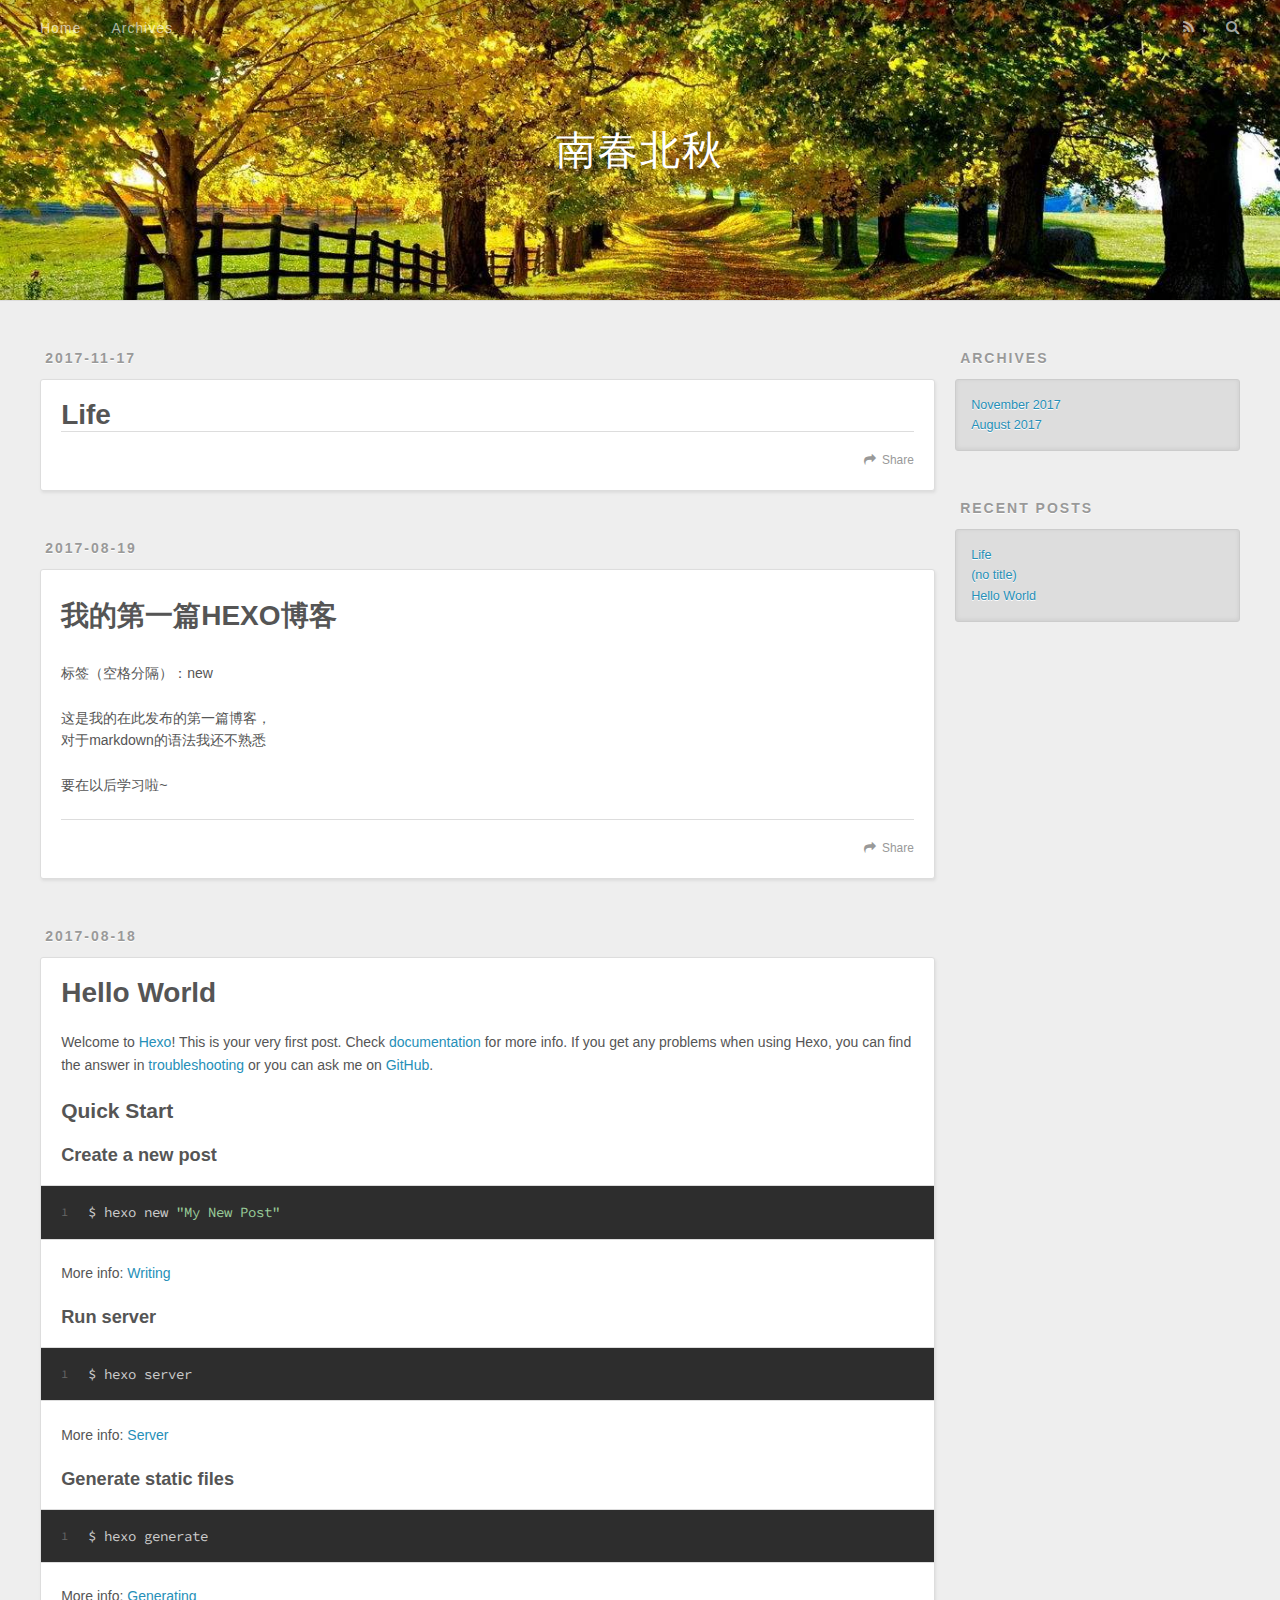
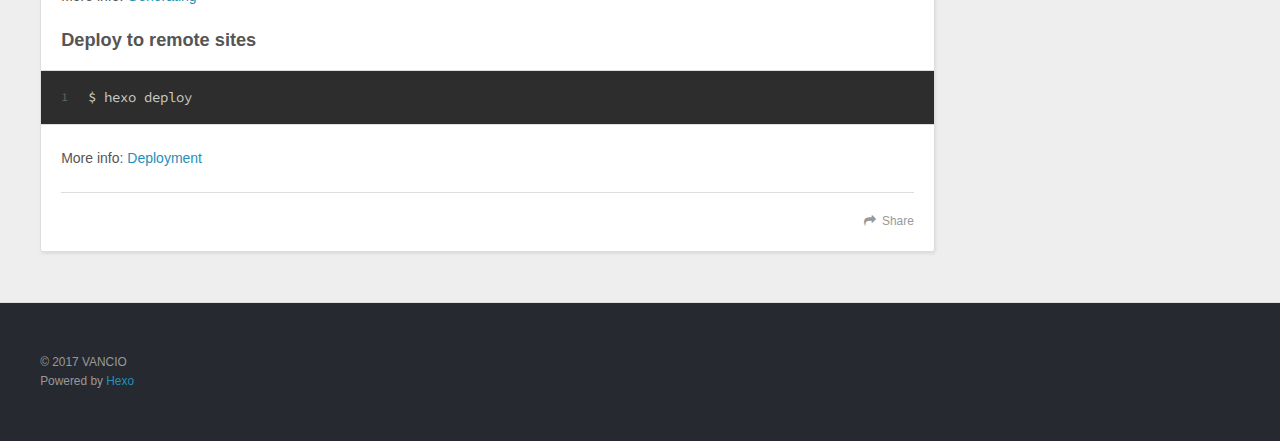
<file: index.html>
<!DOCTYPE html>
<html>
<head>
  <meta charset="utf-8">
  
  <title>南春北秋</title>
  <meta name="viewport" content="width=device-width, initial-scale=1, maximum-scale=1">
  <meta property="og:type" content="website">
<meta property="og:title" content="南春北秋">
<meta property="og:url" content="http://yourname.com/index.html">
<meta property="og:site_name" content="南春北秋">
<meta name="twitter:card" content="summary">
<meta name="twitter:title" content="南春北秋">
  
    <link rel="alternate" href="/atom.xml" title="南春北秋" type="application/atom+xml">
  
  
    <link rel="icon" href="/favicon.png">
  
  
    <link href="//fonts.googleapis.com/css?family=Source+Code+Pro" rel="stylesheet" type="text/css">
  
  <link rel="stylesheet" href="/css/style.css">
  

</head>

<body>
  <div id="container">
    <div id="wrap">
      <header id="header">
  <div id="banner"></div>
  <div id="header-outer" class="outer">
    <div id="header-title" class="inner">
      <h1 id="logo-wrap">
        <a href="/" id="logo">南春北秋</a>
      </h1>
      
    </div>
    <div id="header-inner" class="inner">
      <nav id="main-nav">
        <a id="main-nav-toggle" class="nav-icon"></a>
        
          <a class="main-nav-link" href="/">Home</a>
        
          <a class="main-nav-link" href="/archives">Archives</a>
        
      </nav>
      <nav id="sub-nav">
        
          <a id="nav-rss-link" class="nav-icon" href="/atom.xml" title="RSS Feed"></a>
        
        <a id="nav-search-btn" class="nav-icon" title="Search"></a>
      </nav>
      <div id="search-form-wrap">
        <form action="//google.com/search" method="get" accept-charset="UTF-8" class="search-form"><input type="search" name="q" class="search-form-input" placeholder="Search"><button type="submit" class="search-form-submit">&#xF002;</button><input type="hidden" name="sitesearch" value="http://yourname.com"></form>
      </div>
    </div>
  </div>
</header>
      <div class="outer">
        <section id="main">
  
    <article id="post-Life" class="article article-type-post" itemscope itemprop="blogPost">
  <div class="article-meta">
    <a href="/2017/11/17/Life/" class="article-date">
  <time datetime="2017-11-17T07:49:53.000Z" itemprop="datePublished">2017-11-17</time>
</a>
    
  </div>
  <div class="article-inner">
    
    
      <header class="article-header">
        
  
    <h1 itemprop="name">
      <a class="article-title" href="/2017/11/17/Life/">Life</a>
    </h1>
  

      </header>
    
    <div class="article-entry" itemprop="articleBody">
      
        
      
    </div>
    <footer class="article-footer">
      <a data-url="http://yourname.com/2017/11/17/Life/" data-id="cja3q07x00001nkm7rys4wyiq" class="article-share-link">Share</a>
      
      
    </footer>
  </div>
  
</article>


  
    <article id="post-我的第一篇HEXO博客" class="article article-type-post" itemscope itemprop="blogPost">
  <div class="article-meta">
    <a href="/2017/08/19/我的第一篇HEXO博客/" class="article-date">
  <time datetime="2017-08-19T04:17:20.739Z" itemprop="datePublished">2017-08-19</time>
</a>
    
  </div>
  <div class="article-inner">
    
    
    <div class="article-entry" itemprop="articleBody">
      
        <h1 id="我的第一篇HEXO博客"><a href="#我的第一篇HEXO博客" class="headerlink" title="我的第一篇HEXO博客"></a>我的第一篇HEXO博客</h1><p>标签（空格分隔）：new </p>
<p>这是我的在此发布的第一篇博客，<br>对于markdown的语法我还不熟悉</p>
<p>要在以后学习啦~</p>

      
    </div>
    <footer class="article-footer">
      <a data-url="http://yourname.com/2017/08/19/我的第一篇HEXO博客/" data-id="cja3q07xj0002nkm78fmh0mvp" class="article-share-link">Share</a>
      
      
    </footer>
  </div>
  
</article>


  
    <article id="post-hello-world" class="article article-type-post" itemscope itemprop="blogPost">
  <div class="article-meta">
    <a href="/2017/08/18/hello-world/" class="article-date">
  <time datetime="2017-08-18T14:05:26.725Z" itemprop="datePublished">2017-08-18</time>
</a>
    
  </div>
  <div class="article-inner">
    
    
      <header class="article-header">
        
  
    <h1 itemprop="name">
      <a class="article-title" href="/2017/08/18/hello-world/">Hello World</a>
    </h1>
  

      </header>
    
    <div class="article-entry" itemprop="articleBody">
      
        <p>Welcome to <a href="https://hexo.io/" target="_blank" rel="external">Hexo</a>! This is your very first post. Check <a href="https://hexo.io/docs/" target="_blank" rel="external">documentation</a> for more info. If you get any problems when using Hexo, you can find the answer in <a href="https://hexo.io/docs/troubleshooting.html" target="_blank" rel="external">troubleshooting</a> or you can ask me on <a href="https://github.com/hexojs/hexo/issues" target="_blank" rel="external">GitHub</a>.</p>
<h2 id="Quick-Start"><a href="#Quick-Start" class="headerlink" title="Quick Start"></a>Quick Start</h2><h3 id="Create-a-new-post"><a href="#Create-a-new-post" class="headerlink" title="Create a new post"></a>Create a new post</h3><figure class="highlight bash"><table><tr><td class="gutter"><pre><div class="line">1</div></pre></td><td class="code"><pre><div class="line">$ hexo new <span class="string">"My New Post"</span></div></pre></td></tr></table></figure>
<p>More info: <a href="https://hexo.io/docs/writing.html" target="_blank" rel="external">Writing</a></p>
<h3 id="Run-server"><a href="#Run-server" class="headerlink" title="Run server"></a>Run server</h3><figure class="highlight bash"><table><tr><td class="gutter"><pre><div class="line">1</div></pre></td><td class="code"><pre><div class="line">$ hexo server</div></pre></td></tr></table></figure>
<p>More info: <a href="https://hexo.io/docs/server.html" target="_blank" rel="external">Server</a></p>
<h3 id="Generate-static-files"><a href="#Generate-static-files" class="headerlink" title="Generate static files"></a>Generate static files</h3><figure class="highlight bash"><table><tr><td class="gutter"><pre><div class="line">1</div></pre></td><td class="code"><pre><div class="line">$ hexo generate</div></pre></td></tr></table></figure>
<p>More info: <a href="https://hexo.io/docs/generating.html" target="_blank" rel="external">Generating</a></p>
<h3 id="Deploy-to-remote-sites"><a href="#Deploy-to-remote-sites" class="headerlink" title="Deploy to remote sites"></a>Deploy to remote sites</h3><figure class="highlight bash"><table><tr><td class="gutter"><pre><div class="line">1</div></pre></td><td class="code"><pre><div class="line">$ hexo deploy</div></pre></td></tr></table></figure>
<p>More info: <a href="https://hexo.io/docs/deployment.html" target="_blank" rel="external">Deployment</a></p>

      
    </div>
    <footer class="article-footer">
      <a data-url="http://yourname.com/2017/08/18/hello-world/" data-id="cja3q07wt0000nkm7pwncjvpr" class="article-share-link">Share</a>
      
      
    </footer>
  </div>
  
</article>


  

</section>
        
          <aside id="sidebar">
  
    

  
    

  
    
  
    
  <div class="widget-wrap">
    <h3 class="widget-title">Archives</h3>
    <div class="widget">
      <ul class="archive-list"><li class="archive-list-item"><a class="archive-list-link" href="/archives/2017/11/">November 2017</a></li><li class="archive-list-item"><a class="archive-list-link" href="/archives/2017/08/">August 2017</a></li></ul>
    </div>
  </div>


  
    
  <div class="widget-wrap">
    <h3 class="widget-title">Recent Posts</h3>
    <div class="widget">
      <ul>
        
          <li>
            <a href="/2017/11/17/Life/">Life</a>
          </li>
        
          <li>
            <a href="/2017/08/19/我的第一篇HEXO博客/">(no title)</a>
          </li>
        
          <li>
            <a href="/2017/08/18/hello-world/">Hello World</a>
          </li>
        
      </ul>
    </div>
  </div>

  
</aside>
        
      </div>
      <footer id="footer">
  
  <div class="outer">
    <div id="footer-info" class="inner">
      &copy; 2017 VANCIO<br>
      Powered by <a href="http://hexo.io/" target="_blank">Hexo</a>
    </div>
  </div>
</footer>
    </div>
    <nav id="mobile-nav">
  
    <a href="/" class="mobile-nav-link">Home</a>
  
    <a href="/archives" class="mobile-nav-link">Archives</a>
  
</nav>
    

<script src="//ajax.googleapis.com/ajax/libs/jquery/2.0.3/jquery.min.js"></script>


  <link rel="stylesheet" href="/fancybox/jquery.fancybox.css">
  <script src="/fancybox/jquery.fancybox.pack.js"></script>


<script src="/js/script.js"></script>

  </div>
</body>
</html>
</file>
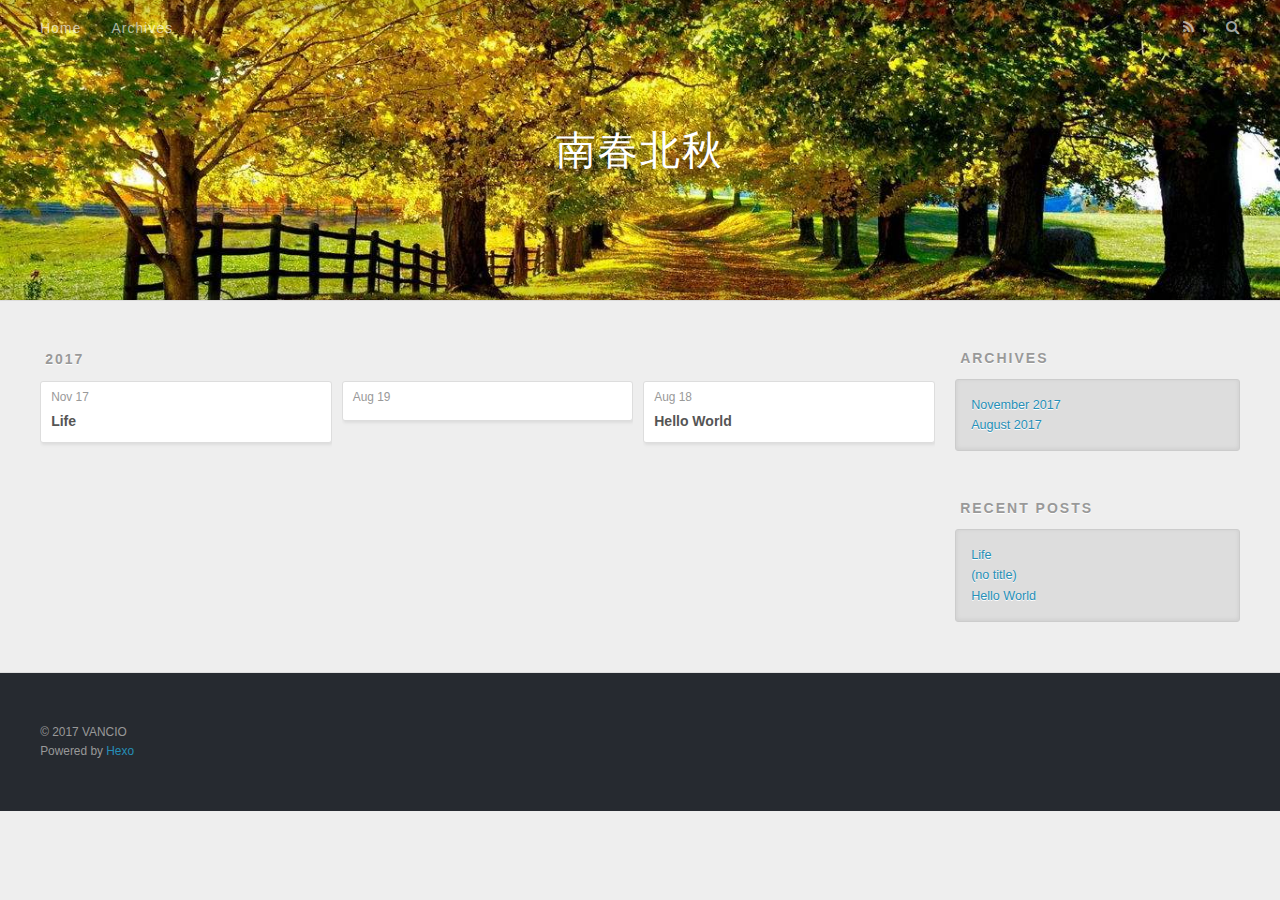
<file: archives/index.html>
<!DOCTYPE html>
<html>
<head>
  <meta charset="utf-8">
  
  <title>Archives | 南春北秋</title>
  <meta name="viewport" content="width=device-width, initial-scale=1, maximum-scale=1">
  <meta property="og:type" content="website">
<meta property="og:title" content="南春北秋">
<meta property="og:url" content="http://yourname.com/archives/index.html">
<meta property="og:site_name" content="南春北秋">
<meta name="twitter:card" content="summary">
<meta name="twitter:title" content="南春北秋">
  
    <link rel="alternate" href="/atom.xml" title="南春北秋" type="application/atom+xml">
  
  
    <link rel="icon" href="/favicon.png">
  
  
    <link href="//fonts.googleapis.com/css?family=Source+Code+Pro" rel="stylesheet" type="text/css">
  
  <link rel="stylesheet" href="/css/style.css">
  

</head>

<body>
  <div id="container">
    <div id="wrap">
      <header id="header">
  <div id="banner"></div>
  <div id="header-outer" class="outer">
    <div id="header-title" class="inner">
      <h1 id="logo-wrap">
        <a href="/" id="logo">南春北秋</a>
      </h1>
      
    </div>
    <div id="header-inner" class="inner">
      <nav id="main-nav">
        <a id="main-nav-toggle" class="nav-icon"></a>
        
          <a class="main-nav-link" href="/">Home</a>
        
          <a class="main-nav-link" href="/archives">Archives</a>
        
      </nav>
      <nav id="sub-nav">
        
          <a id="nav-rss-link" class="nav-icon" href="/atom.xml" title="RSS Feed"></a>
        
        <a id="nav-search-btn" class="nav-icon" title="Search"></a>
      </nav>
      <div id="search-form-wrap">
        <form action="//google.com/search" method="get" accept-charset="UTF-8" class="search-form"><input type="search" name="q" class="search-form-input" placeholder="Search"><button type="submit" class="search-form-submit">&#xF002;</button><input type="hidden" name="sitesearch" value="http://yourname.com"></form>
      </div>
    </div>
  </div>
</header>
      <div class="outer">
        <section id="main">
  
  
    
    
      
      
      <section class="archives-wrap">
        <div class="archive-year-wrap">
          <a href="/archives/2017" class="archive-year">2017</a>
        </div>
        <div class="archives">
    
    <article class="archive-article archive-type-post">
  <div class="archive-article-inner">
    <header class="archive-article-header">
      <a href="/2017/11/17/Life/" class="archive-article-date">
  <time datetime="2017-11-17T07:49:53.000Z" itemprop="datePublished">Nov 17</time>
</a>
      
  
    <h1 itemprop="name">
      <a class="archive-article-title" href="/2017/11/17/Life/">Life</a>
    </h1>
  

    </header>
  </div>
</article>
  
    
    
    <article class="archive-article archive-type-post">
  <div class="archive-article-inner">
    <header class="archive-article-header">
      <a href="/2017/08/19/我的第一篇HEXO博客/" class="archive-article-date">
  <time datetime="2017-08-19T04:17:20.739Z" itemprop="datePublished">Aug 19</time>
</a>
      
    </header>
  </div>
</article>
  
    
    
    <article class="archive-article archive-type-post">
  <div class="archive-article-inner">
    <header class="archive-article-header">
      <a href="/2017/08/18/hello-world/" class="archive-article-date">
  <time datetime="2017-08-18T14:05:26.725Z" itemprop="datePublished">Aug 18</time>
</a>
      
  
    <h1 itemprop="name">
      <a class="archive-article-title" href="/2017/08/18/hello-world/">Hello World</a>
    </h1>
  

    </header>
  </div>
</article>
  
  
    </div></section>
  

</section>
        
          <aside id="sidebar">
  
    

  
    

  
    
  
    
  <div class="widget-wrap">
    <h3 class="widget-title">Archives</h3>
    <div class="widget">
      <ul class="archive-list"><li class="archive-list-item"><a class="archive-list-link" href="/archives/2017/11/">November 2017</a></li><li class="archive-list-item"><a class="archive-list-link" href="/archives/2017/08/">August 2017</a></li></ul>
    </div>
  </div>


  
    
  <div class="widget-wrap">
    <h3 class="widget-title">Recent Posts</h3>
    <div class="widget">
      <ul>
        
          <li>
            <a href="/2017/11/17/Life/">Life</a>
          </li>
        
          <li>
            <a href="/2017/08/19/我的第一篇HEXO博客/">(no title)</a>
          </li>
        
          <li>
            <a href="/2017/08/18/hello-world/">Hello World</a>
          </li>
        
      </ul>
    </div>
  </div>

  
</aside>
        
      </div>
      <footer id="footer">
  
  <div class="outer">
    <div id="footer-info" class="inner">
      &copy; 2017 VANCIO<br>
      Powered by <a href="http://hexo.io/" target="_blank">Hexo</a>
    </div>
  </div>
</footer>
    </div>
    <nav id="mobile-nav">
  
    <a href="/" class="mobile-nav-link">Home</a>
  
    <a href="/archives" class="mobile-nav-link">Archives</a>
  
</nav>
    

<script src="//ajax.googleapis.com/ajax/libs/jquery/2.0.3/jquery.min.js"></script>


  <link rel="stylesheet" href="/fancybox/jquery.fancybox.css">
  <script src="/fancybox/jquery.fancybox.pack.js"></script>


<script src="/js/script.js"></script>

  </div>
</body>
</html>
</file>
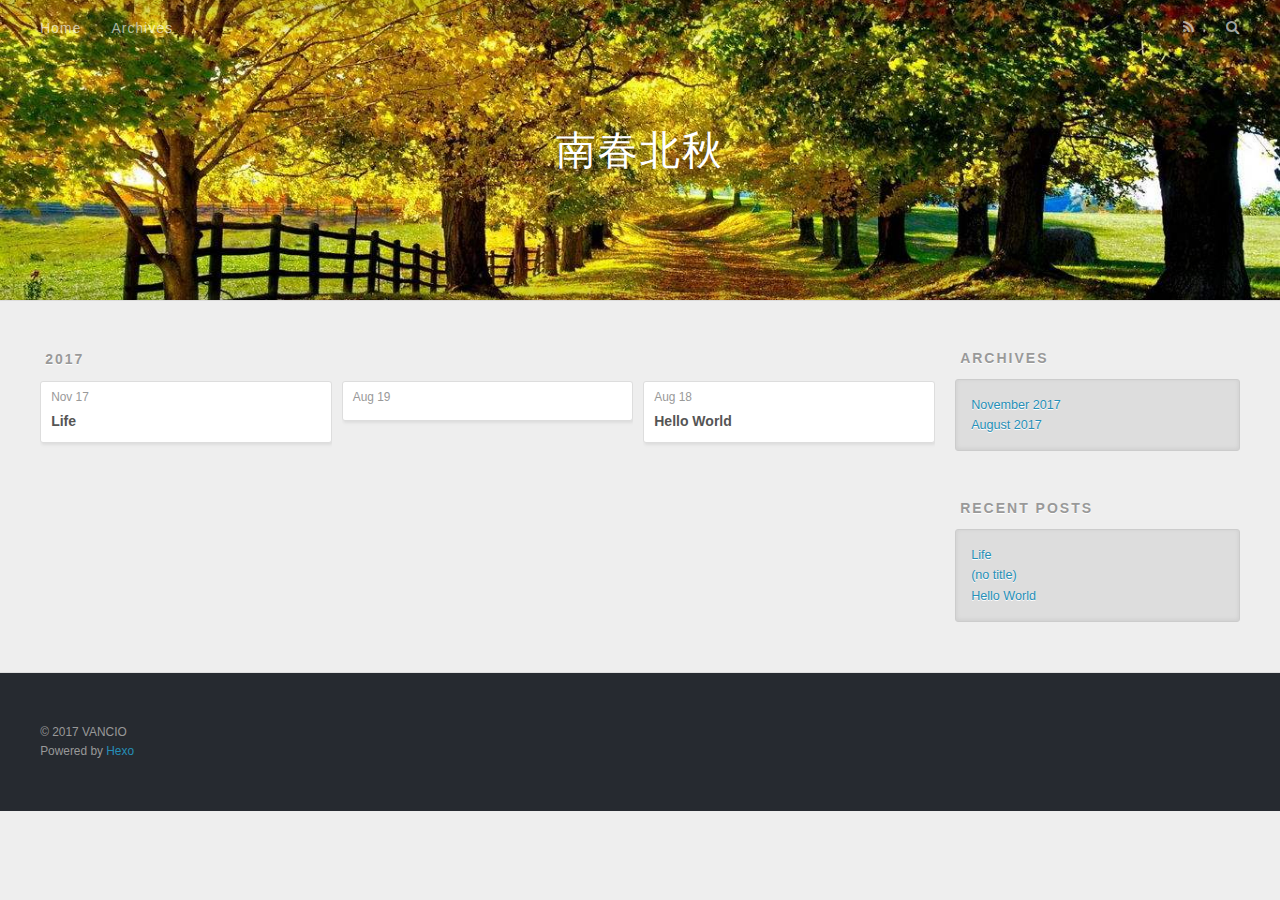
<file: archives/2017/index.html>
<!DOCTYPE html>
<html>
<head>
  <meta charset="utf-8">
  
  <title>Archives: 2017 | 南春北秋</title>
  <meta name="viewport" content="width=device-width, initial-scale=1, maximum-scale=1">
  <meta property="og:type" content="website">
<meta property="og:title" content="南春北秋">
<meta property="og:url" content="http://yourname.com/archives/2017/index.html">
<meta property="og:site_name" content="南春北秋">
<meta name="twitter:card" content="summary">
<meta name="twitter:title" content="南春北秋">
  
    <link rel="alternate" href="/atom.xml" title="南春北秋" type="application/atom+xml">
  
  
    <link rel="icon" href="/favicon.png">
  
  
    <link href="//fonts.googleapis.com/css?family=Source+Code+Pro" rel="stylesheet" type="text/css">
  
  <link rel="stylesheet" href="/css/style.css">
  

</head>

<body>
  <div id="container">
    <div id="wrap">
      <header id="header">
  <div id="banner"></div>
  <div id="header-outer" class="outer">
    <div id="header-title" class="inner">
      <h1 id="logo-wrap">
        <a href="/" id="logo">南春北秋</a>
      </h1>
      
    </div>
    <div id="header-inner" class="inner">
      <nav id="main-nav">
        <a id="main-nav-toggle" class="nav-icon"></a>
        
          <a class="main-nav-link" href="/">Home</a>
        
          <a class="main-nav-link" href="/archives">Archives</a>
        
      </nav>
      <nav id="sub-nav">
        
          <a id="nav-rss-link" class="nav-icon" href="/atom.xml" title="RSS Feed"></a>
        
        <a id="nav-search-btn" class="nav-icon" title="Search"></a>
      </nav>
      <div id="search-form-wrap">
        <form action="//google.com/search" method="get" accept-charset="UTF-8" class="search-form"><input type="search" name="q" class="search-form-input" placeholder="Search"><button type="submit" class="search-form-submit">&#xF002;</button><input type="hidden" name="sitesearch" value="http://yourname.com"></form>
      </div>
    </div>
  </div>
</header>
      <div class="outer">
        <section id="main">
  
  
    
    
      
      
      <section class="archives-wrap">
        <div class="archive-year-wrap">
          <a href="/archives/2017" class="archive-year">2017</a>
        </div>
        <div class="archives">
    
    <article class="archive-article archive-type-post">
  <div class="archive-article-inner">
    <header class="archive-article-header">
      <a href="/2017/11/17/Life/" class="archive-article-date">
  <time datetime="2017-11-17T07:49:53.000Z" itemprop="datePublished">Nov 17</time>
</a>
      
  
    <h1 itemprop="name">
      <a class="archive-article-title" href="/2017/11/17/Life/">Life</a>
    </h1>
  

    </header>
  </div>
</article>
  
    
    
    <article class="archive-article archive-type-post">
  <div class="archive-article-inner">
    <header class="archive-article-header">
      <a href="/2017/08/19/我的第一篇HEXO博客/" class="archive-article-date">
  <time datetime="2017-08-19T04:17:20.739Z" itemprop="datePublished">Aug 19</time>
</a>
      
    </header>
  </div>
</article>
  
    
    
    <article class="archive-article archive-type-post">
  <div class="archive-article-inner">
    <header class="archive-article-header">
      <a href="/2017/08/18/hello-world/" class="archive-article-date">
  <time datetime="2017-08-18T14:05:26.725Z" itemprop="datePublished">Aug 18</time>
</a>
      
  
    <h1 itemprop="name">
      <a class="archive-article-title" href="/2017/08/18/hello-world/">Hello World</a>
    </h1>
  

    </header>
  </div>
</article>
  
  
    </div></section>
  

</section>
        
          <aside id="sidebar">
  
    

  
    

  
    
  
    
  <div class="widget-wrap">
    <h3 class="widget-title">Archives</h3>
    <div class="widget">
      <ul class="archive-list"><li class="archive-list-item"><a class="archive-list-link" href="/archives/2017/11/">November 2017</a></li><li class="archive-list-item"><a class="archive-list-link" href="/archives/2017/08/">August 2017</a></li></ul>
    </div>
  </div>


  
    
  <div class="widget-wrap">
    <h3 class="widget-title">Recent Posts</h3>
    <div class="widget">
      <ul>
        
          <li>
            <a href="/2017/11/17/Life/">Life</a>
          </li>
        
          <li>
            <a href="/2017/08/19/我的第一篇HEXO博客/">(no title)</a>
          </li>
        
          <li>
            <a href="/2017/08/18/hello-world/">Hello World</a>
          </li>
        
      </ul>
    </div>
  </div>

  
</aside>
        
      </div>
      <footer id="footer">
  
  <div class="outer">
    <div id="footer-info" class="inner">
      &copy; 2017 VANCIO<br>
      Powered by <a href="http://hexo.io/" target="_blank">Hexo</a>
    </div>
  </div>
</footer>
    </div>
    <nav id="mobile-nav">
  
    <a href="/" class="mobile-nav-link">Home</a>
  
    <a href="/archives" class="mobile-nav-link">Archives</a>
  
</nav>
    

<script src="//ajax.googleapis.com/ajax/libs/jquery/2.0.3/jquery.min.js"></script>


  <link rel="stylesheet" href="/fancybox/jquery.fancybox.css">
  <script src="/fancybox/jquery.fancybox.pack.js"></script>


<script src="/js/script.js"></script>

  </div>
</body>
</html>
</file>
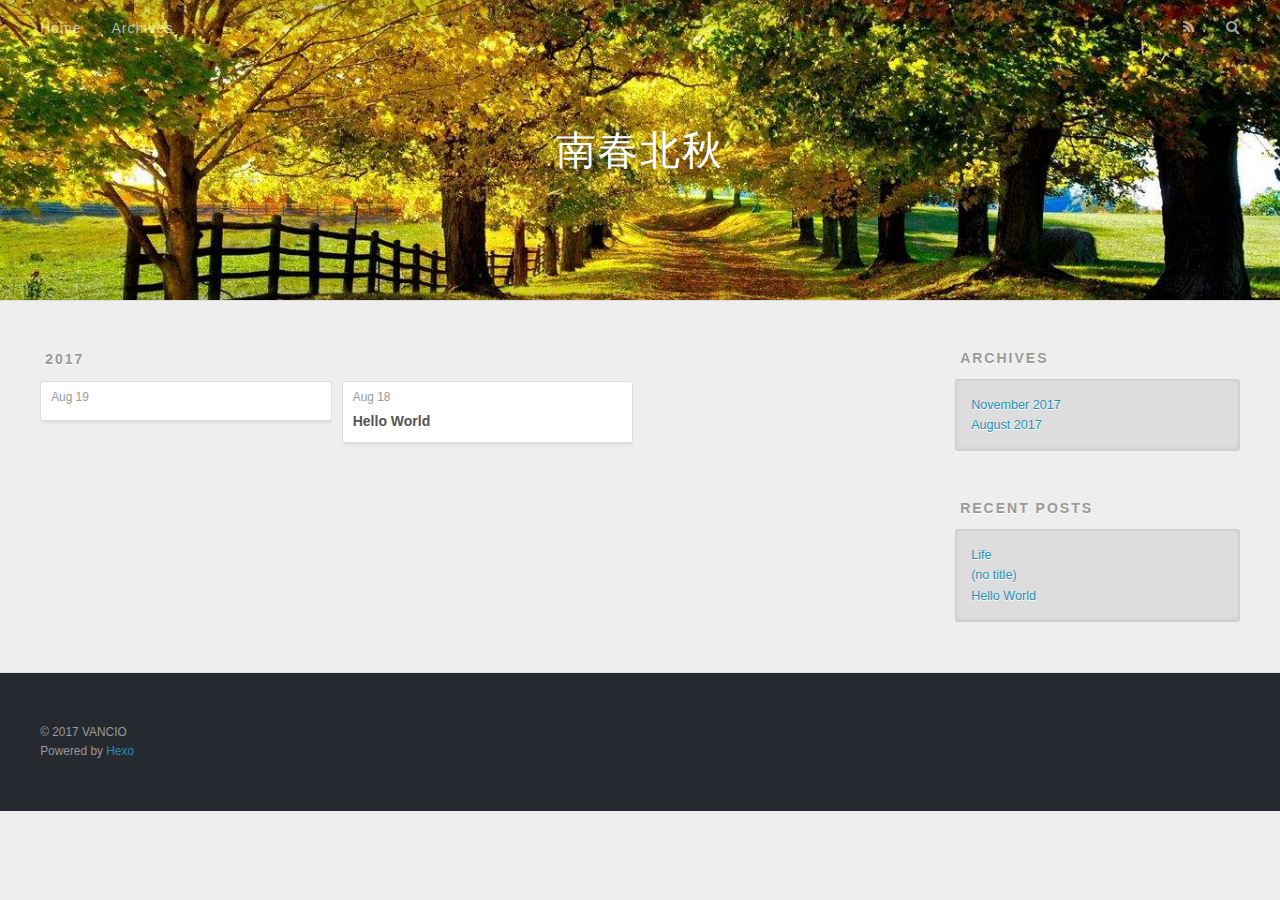
<file: archives/2017/08/index.html>
<!DOCTYPE html>
<html>
<head>
  <meta charset="utf-8">
  
  <title>Archives: 2017/8 | 南春北秋</title>
  <meta name="viewport" content="width=device-width, initial-scale=1, maximum-scale=1">
  <meta property="og:type" content="website">
<meta property="og:title" content="南春北秋">
<meta property="og:url" content="http://yourname.com/archives/2017/08/index.html">
<meta property="og:site_name" content="南春北秋">
<meta name="twitter:card" content="summary">
<meta name="twitter:title" content="南春北秋">
  
    <link rel="alternate" href="/atom.xml" title="南春北秋" type="application/atom+xml">
  
  
    <link rel="icon" href="/favicon.png">
  
  
    <link href="//fonts.googleapis.com/css?family=Source+Code+Pro" rel="stylesheet" type="text/css">
  
  <link rel="stylesheet" href="/css/style.css">
  

</head>

<body>
  <div id="container">
    <div id="wrap">
      <header id="header">
  <div id="banner"></div>
  <div id="header-outer" class="outer">
    <div id="header-title" class="inner">
      <h1 id="logo-wrap">
        <a href="/" id="logo">南春北秋</a>
      </h1>
      
    </div>
    <div id="header-inner" class="inner">
      <nav id="main-nav">
        <a id="main-nav-toggle" class="nav-icon"></a>
        
          <a class="main-nav-link" href="/">Home</a>
        
          <a class="main-nav-link" href="/archives">Archives</a>
        
      </nav>
      <nav id="sub-nav">
        
          <a id="nav-rss-link" class="nav-icon" href="/atom.xml" title="RSS Feed"></a>
        
        <a id="nav-search-btn" class="nav-icon" title="Search"></a>
      </nav>
      <div id="search-form-wrap">
        <form action="//google.com/search" method="get" accept-charset="UTF-8" class="search-form"><input type="search" name="q" class="search-form-input" placeholder="Search"><button type="submit" class="search-form-submit">&#xF002;</button><input type="hidden" name="sitesearch" value="http://yourname.com"></form>
      </div>
    </div>
  </div>
</header>
      <div class="outer">
        <section id="main">
  
  
    
    
      
      
      <section class="archives-wrap">
        <div class="archive-year-wrap">
          <a href="/archives/2017" class="archive-year">2017</a>
        </div>
        <div class="archives">
    
    <article class="archive-article archive-type-post">
  <div class="archive-article-inner">
    <header class="archive-article-header">
      <a href="/2017/08/19/我的第一篇HEXO博客/" class="archive-article-date">
  <time datetime="2017-08-19T04:17:20.739Z" itemprop="datePublished">Aug 19</time>
</a>
      
    </header>
  </div>
</article>
  
    
    
    <article class="archive-article archive-type-post">
  <div class="archive-article-inner">
    <header class="archive-article-header">
      <a href="/2017/08/18/hello-world/" class="archive-article-date">
  <time datetime="2017-08-18T14:05:26.725Z" itemprop="datePublished">Aug 18</time>
</a>
      
  
    <h1 itemprop="name">
      <a class="archive-article-title" href="/2017/08/18/hello-world/">Hello World</a>
    </h1>
  

    </header>
  </div>
</article>
  
  
    </div></section>
  

</section>
        
          <aside id="sidebar">
  
    

  
    

  
    
  
    
  <div class="widget-wrap">
    <h3 class="widget-title">Archives</h3>
    <div class="widget">
      <ul class="archive-list"><li class="archive-list-item"><a class="archive-list-link" href="/archives/2017/11/">November 2017</a></li><li class="archive-list-item"><a class="archive-list-link" href="/archives/2017/08/">August 2017</a></li></ul>
    </div>
  </div>


  
    
  <div class="widget-wrap">
    <h3 class="widget-title">Recent Posts</h3>
    <div class="widget">
      <ul>
        
          <li>
            <a href="/2017/11/17/Life/">Life</a>
          </li>
        
          <li>
            <a href="/2017/08/19/我的第一篇HEXO博客/">(no title)</a>
          </li>
        
          <li>
            <a href="/2017/08/18/hello-world/">Hello World</a>
          </li>
        
      </ul>
    </div>
  </div>

  
</aside>
        
      </div>
      <footer id="footer">
  
  <div class="outer">
    <div id="footer-info" class="inner">
      &copy; 2017 VANCIO<br>
      Powered by <a href="http://hexo.io/" target="_blank">Hexo</a>
    </div>
  </div>
</footer>
    </div>
    <nav id="mobile-nav">
  
    <a href="/" class="mobile-nav-link">Home</a>
  
    <a href="/archives" class="mobile-nav-link">Archives</a>
  
</nav>
    

<script src="//ajax.googleapis.com/ajax/libs/jquery/2.0.3/jquery.min.js"></script>


  <link rel="stylesheet" href="/fancybox/jquery.fancybox.css">
  <script src="/fancybox/jquery.fancybox.pack.js"></script>


<script src="/js/script.js"></script>

  </div>
</body>
</html>
</file>
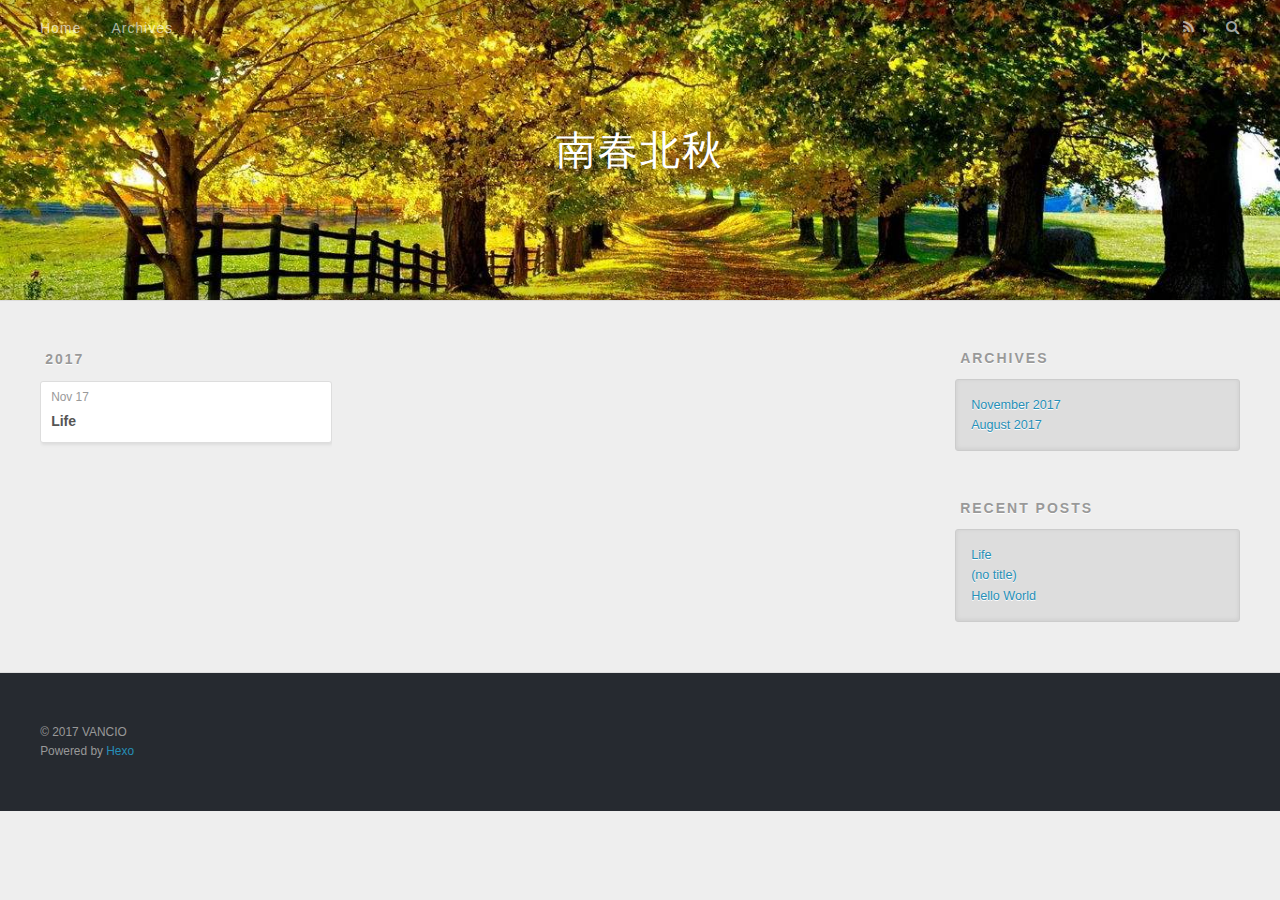
<file: archives/2017/11/index.html>
<!DOCTYPE html>
<html>
<head>
  <meta charset="utf-8">
  
  <title>Archives: 2017/11 | 南春北秋</title>
  <meta name="viewport" content="width=device-width, initial-scale=1, maximum-scale=1">
  <meta property="og:type" content="website">
<meta property="og:title" content="南春北秋">
<meta property="og:url" content="http://yourname.com/archives/2017/11/index.html">
<meta property="og:site_name" content="南春北秋">
<meta name="twitter:card" content="summary">
<meta name="twitter:title" content="南春北秋">
  
    <link rel="alternate" href="/atom.xml" title="南春北秋" type="application/atom+xml">
  
  
    <link rel="icon" href="/favicon.png">
  
  
    <link href="//fonts.googleapis.com/css?family=Source+Code+Pro" rel="stylesheet" type="text/css">
  
  <link rel="stylesheet" href="/css/style.css">
  

</head>

<body>
  <div id="container">
    <div id="wrap">
      <header id="header">
  <div id="banner"></div>
  <div id="header-outer" class="outer">
    <div id="header-title" class="inner">
      <h1 id="logo-wrap">
        <a href="/" id="logo">南春北秋</a>
      </h1>
      
    </div>
    <div id="header-inner" class="inner">
      <nav id="main-nav">
        <a id="main-nav-toggle" class="nav-icon"></a>
        
          <a class="main-nav-link" href="/">Home</a>
        
          <a class="main-nav-link" href="/archives">Archives</a>
        
      </nav>
      <nav id="sub-nav">
        
          <a id="nav-rss-link" class="nav-icon" href="/atom.xml" title="RSS Feed"></a>
        
        <a id="nav-search-btn" class="nav-icon" title="Search"></a>
      </nav>
      <div id="search-form-wrap">
        <form action="//google.com/search" method="get" accept-charset="UTF-8" class="search-form"><input type="search" name="q" class="search-form-input" placeholder="Search"><button type="submit" class="search-form-submit">&#xF002;</button><input type="hidden" name="sitesearch" value="http://yourname.com"></form>
      </div>
    </div>
  </div>
</header>
      <div class="outer">
        <section id="main">
  
  
    
    
      
      
      <section class="archives-wrap">
        <div class="archive-year-wrap">
          <a href="/archives/2017" class="archive-year">2017</a>
        </div>
        <div class="archives">
    
    <article class="archive-article archive-type-post">
  <div class="archive-article-inner">
    <header class="archive-article-header">
      <a href="/2017/11/17/Life/" class="archive-article-date">
  <time datetime="2017-11-17T07:49:53.000Z" itemprop="datePublished">Nov 17</time>
</a>
      
  
    <h1 itemprop="name">
      <a class="archive-article-title" href="/2017/11/17/Life/">Life</a>
    </h1>
  

    </header>
  </div>
</article>
  
  
    </div></section>
  

</section>
        
          <aside id="sidebar">
  
    

  
    

  
    
  
    
  <div class="widget-wrap">
    <h3 class="widget-title">Archives</h3>
    <div class="widget">
      <ul class="archive-list"><li class="archive-list-item"><a class="archive-list-link" href="/archives/2017/11/">November 2017</a></li><li class="archive-list-item"><a class="archive-list-link" href="/archives/2017/08/">August 2017</a></li></ul>
    </div>
  </div>


  
    
  <div class="widget-wrap">
    <h3 class="widget-title">Recent Posts</h3>
    <div class="widget">
      <ul>
        
          <li>
            <a href="/2017/11/17/Life/">Life</a>
          </li>
        
          <li>
            <a href="/2017/08/19/我的第一篇HEXO博客/">(no title)</a>
          </li>
        
          <li>
            <a href="/2017/08/18/hello-world/">Hello World</a>
          </li>
        
      </ul>
    </div>
  </div>

  
</aside>
        
      </div>
      <footer id="footer">
  
  <div class="outer">
    <div id="footer-info" class="inner">
      &copy; 2017 VANCIO<br>
      Powered by <a href="http://hexo.io/" target="_blank">Hexo</a>
    </div>
  </div>
</footer>
    </div>
    <nav id="mobile-nav">
  
    <a href="/" class="mobile-nav-link">Home</a>
  
    <a href="/archives" class="mobile-nav-link">Archives</a>
  
</nav>
    

<script src="//ajax.googleapis.com/ajax/libs/jquery/2.0.3/jquery.min.js"></script>


  <link rel="stylesheet" href="/fancybox/jquery.fancybox.css">
  <script src="/fancybox/jquery.fancybox.pack.js"></script>


<script src="/js/script.js"></script>

  </div>
</body>
</html>
</file>
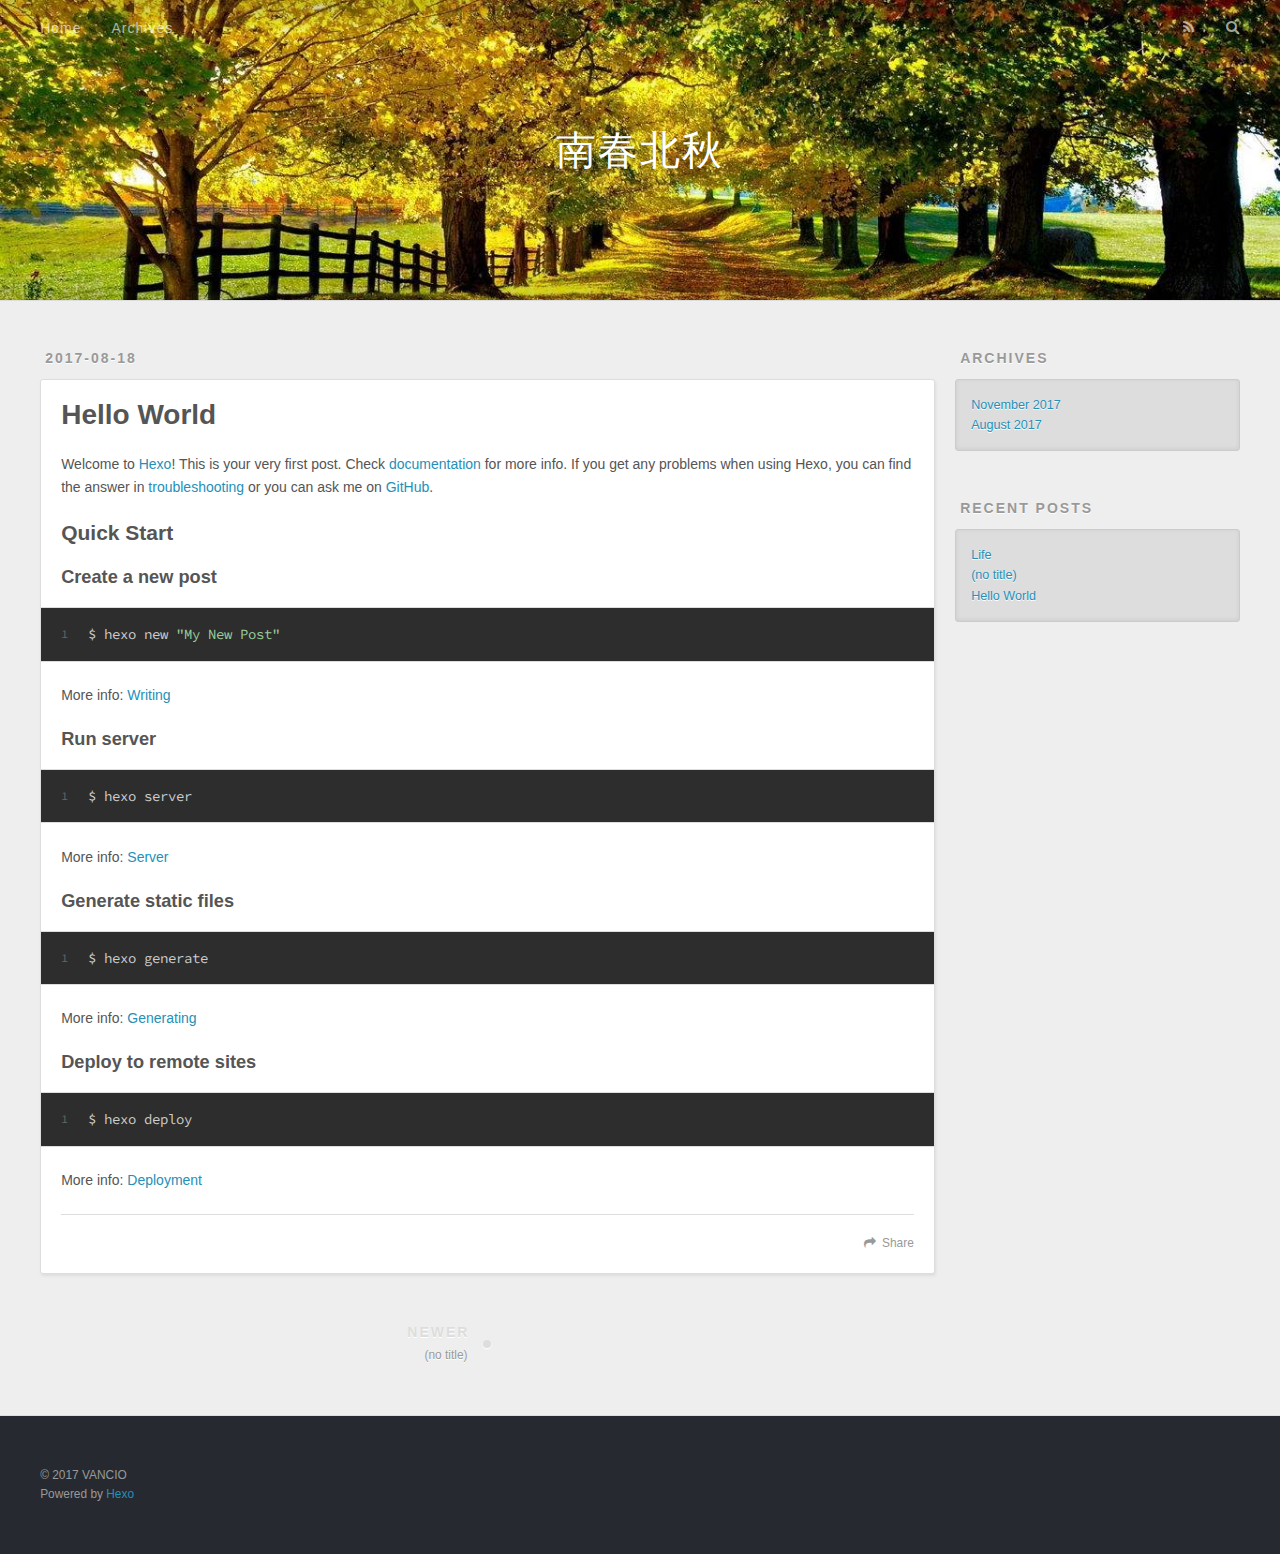
<file: 2017/08/18/hello-world/index.html>
<!DOCTYPE html>
<html>
<head>
  <meta charset="utf-8">
  
  <title>Hello World | 南春北秋</title>
  <meta name="viewport" content="width=device-width, initial-scale=1, maximum-scale=1">
  <meta name="description" content="Welcome to Hexo! This is your very first post. Check documentation for more info. If you get any problems when using Hexo, you can find the answer in troubleshooting or you can ask me on GitHub. Quick">
<meta property="og:type" content="article">
<meta property="og:title" content="Hello World">
<meta property="og:url" content="http://yourname.com/2017/08/18/hello-world/index.html">
<meta property="og:site_name" content="南春北秋">
<meta property="og:description" content="Welcome to Hexo! This is your very first post. Check documentation for more info. If you get any problems when using Hexo, you can find the answer in troubleshooting or you can ask me on GitHub. Quick">
<meta property="og:updated_time" content="2017-08-18T14:05:26.725Z">
<meta name="twitter:card" content="summary">
<meta name="twitter:title" content="Hello World">
<meta name="twitter:description" content="Welcome to Hexo! This is your very first post. Check documentation for more info. If you get any problems when using Hexo, you can find the answer in troubleshooting or you can ask me on GitHub. Quick">
  
    <link rel="alternate" href="/atom.xml" title="南春北秋" type="application/atom+xml">
  
  
    <link rel="icon" href="/favicon.png">
  
  
    <link href="//fonts.googleapis.com/css?family=Source+Code+Pro" rel="stylesheet" type="text/css">
  
  <link rel="stylesheet" href="/css/style.css">
  

</head>

<body>
  <div id="container">
    <div id="wrap">
      <header id="header">
  <div id="banner"></div>
  <div id="header-outer" class="outer">
    <div id="header-title" class="inner">
      <h1 id="logo-wrap">
        <a href="/" id="logo">南春北秋</a>
      </h1>
      
    </div>
    <div id="header-inner" class="inner">
      <nav id="main-nav">
        <a id="main-nav-toggle" class="nav-icon"></a>
        
          <a class="main-nav-link" href="/">Home</a>
        
          <a class="main-nav-link" href="/archives">Archives</a>
        
      </nav>
      <nav id="sub-nav">
        
          <a id="nav-rss-link" class="nav-icon" href="/atom.xml" title="RSS Feed"></a>
        
        <a id="nav-search-btn" class="nav-icon" title="Search"></a>
      </nav>
      <div id="search-form-wrap">
        <form action="//google.com/search" method="get" accept-charset="UTF-8" class="search-form"><input type="search" name="q" class="search-form-input" placeholder="Search"><button type="submit" class="search-form-submit">&#xF002;</button><input type="hidden" name="sitesearch" value="http://yourname.com"></form>
      </div>
    </div>
  </div>
</header>
      <div class="outer">
        <section id="main"><article id="post-hello-world" class="article article-type-post" itemscope itemprop="blogPost">
  <div class="article-meta">
    <a href="/2017/08/18/hello-world/" class="article-date">
  <time datetime="2017-08-18T14:05:26.725Z" itemprop="datePublished">2017-08-18</time>
</a>
    
  </div>
  <div class="article-inner">
    
    
      <header class="article-header">
        
  
    <h1 class="article-title" itemprop="name">
      Hello World
    </h1>
  

      </header>
    
    <div class="article-entry" itemprop="articleBody">
      
        <p>Welcome to <a href="https://hexo.io/" target="_blank" rel="external">Hexo</a>! This is your very first post. Check <a href="https://hexo.io/docs/" target="_blank" rel="external">documentation</a> for more info. If you get any problems when using Hexo, you can find the answer in <a href="https://hexo.io/docs/troubleshooting.html" target="_blank" rel="external">troubleshooting</a> or you can ask me on <a href="https://github.com/hexojs/hexo/issues" target="_blank" rel="external">GitHub</a>.</p>
<h2 id="Quick-Start"><a href="#Quick-Start" class="headerlink" title="Quick Start"></a>Quick Start</h2><h3 id="Create-a-new-post"><a href="#Create-a-new-post" class="headerlink" title="Create a new post"></a>Create a new post</h3><figure class="highlight bash"><table><tr><td class="gutter"><pre><div class="line">1</div></pre></td><td class="code"><pre><div class="line">$ hexo new <span class="string">"My New Post"</span></div></pre></td></tr></table></figure>
<p>More info: <a href="https://hexo.io/docs/writing.html" target="_blank" rel="external">Writing</a></p>
<h3 id="Run-server"><a href="#Run-server" class="headerlink" title="Run server"></a>Run server</h3><figure class="highlight bash"><table><tr><td class="gutter"><pre><div class="line">1</div></pre></td><td class="code"><pre><div class="line">$ hexo server</div></pre></td></tr></table></figure>
<p>More info: <a href="https://hexo.io/docs/server.html" target="_blank" rel="external">Server</a></p>
<h3 id="Generate-static-files"><a href="#Generate-static-files" class="headerlink" title="Generate static files"></a>Generate static files</h3><figure class="highlight bash"><table><tr><td class="gutter"><pre><div class="line">1</div></pre></td><td class="code"><pre><div class="line">$ hexo generate</div></pre></td></tr></table></figure>
<p>More info: <a href="https://hexo.io/docs/generating.html" target="_blank" rel="external">Generating</a></p>
<h3 id="Deploy-to-remote-sites"><a href="#Deploy-to-remote-sites" class="headerlink" title="Deploy to remote sites"></a>Deploy to remote sites</h3><figure class="highlight bash"><table><tr><td class="gutter"><pre><div class="line">1</div></pre></td><td class="code"><pre><div class="line">$ hexo deploy</div></pre></td></tr></table></figure>
<p>More info: <a href="https://hexo.io/docs/deployment.html" target="_blank" rel="external">Deployment</a></p>

      
    </div>
    <footer class="article-footer">
      <a data-url="http://yourname.com/2017/08/18/hello-world/" data-id="cja3q07wt0000nkm7pwncjvpr" class="article-share-link">Share</a>
      
      
    </footer>
  </div>
  
    
<nav id="article-nav">
  
    <a href="/2017/08/19/我的第一篇HEXO博客/" id="article-nav-newer" class="article-nav-link-wrap">
      <strong class="article-nav-caption">Newer</strong>
      <div class="article-nav-title">
        
          (no title)
        
      </div>
    </a>
  
  
</nav>

  
</article>

</section>
        
          <aside id="sidebar">
  
    

  
    

  
    
  
    
  <div class="widget-wrap">
    <h3 class="widget-title">Archives</h3>
    <div class="widget">
      <ul class="archive-list"><li class="archive-list-item"><a class="archive-list-link" href="/archives/2017/11/">November 2017</a></li><li class="archive-list-item"><a class="archive-list-link" href="/archives/2017/08/">August 2017</a></li></ul>
    </div>
  </div>


  
    
  <div class="widget-wrap">
    <h3 class="widget-title">Recent Posts</h3>
    <div class="widget">
      <ul>
        
          <li>
            <a href="/2017/11/17/Life/">Life</a>
          </li>
        
          <li>
            <a href="/2017/08/19/我的第一篇HEXO博客/">(no title)</a>
          </li>
        
          <li>
            <a href="/2017/08/18/hello-world/">Hello World</a>
          </li>
        
      </ul>
    </div>
  </div>

  
</aside>
        
      </div>
      <footer id="footer">
  
  <div class="outer">
    <div id="footer-info" class="inner">
      &copy; 2017 VANCIO<br>
      Powered by <a href="http://hexo.io/" target="_blank">Hexo</a>
    </div>
  </div>
</footer>
    </div>
    <nav id="mobile-nav">
  
    <a href="/" class="mobile-nav-link">Home</a>
  
    <a href="/archives" class="mobile-nav-link">Archives</a>
  
</nav>
    

<script src="//ajax.googleapis.com/ajax/libs/jquery/2.0.3/jquery.min.js"></script>


  <link rel="stylesheet" href="/fancybox/jquery.fancybox.css">
  <script src="/fancybox/jquery.fancybox.pack.js"></script>


<script src="/js/script.js"></script>

  </div>
</body>
</html>
</file>
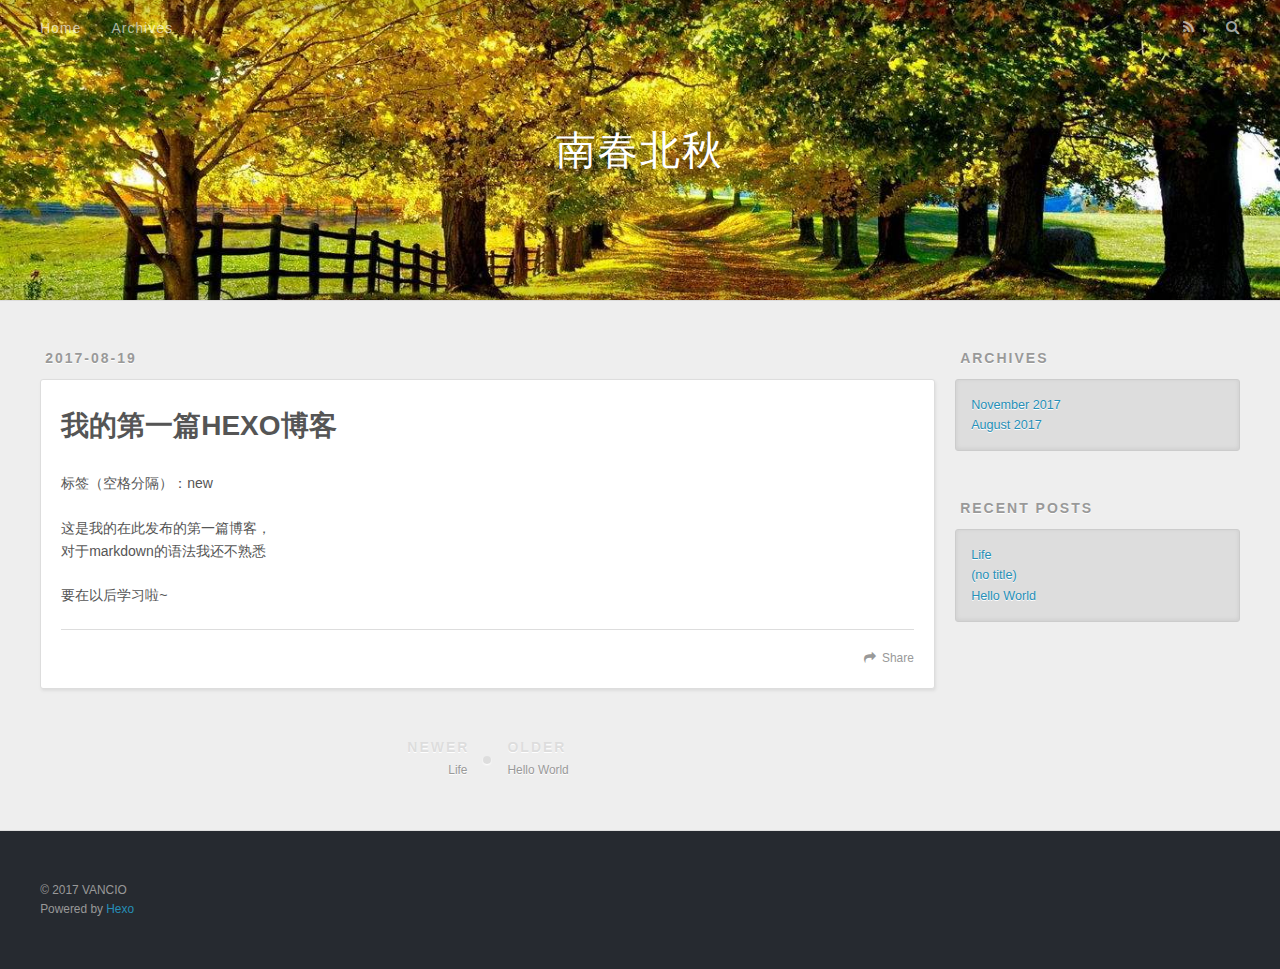
<file: 2017/08/19/我的第一篇HEXO博客/index.html>
<!DOCTYPE html>
<html>
<head>
  <meta charset="utf-8">
  
  <title>南春北秋</title>
  <meta name="viewport" content="width=device-width, initial-scale=1, maximum-scale=1">
  <meta name="description" content="我的第一篇HEXO博客标签（空格分隔）：new  这是我的在此发布的第一篇博客，对于markdown的语法我还不熟悉 要在以后学习啦~">
<meta property="og:type" content="article">
<meta property="og:title" content="南春北秋">
<meta property="og:url" content="http://yourname.com/2017/08/19/我的第一篇HEXO博客/index.html">
<meta property="og:site_name" content="南春北秋">
<meta property="og:description" content="我的第一篇HEXO博客标签（空格分隔）：new  这是我的在此发布的第一篇博客，对于markdown的语法我还不熟悉 要在以后学习啦~">
<meta property="og:updated_time" content="2017-08-19T04:17:39.213Z">
<meta name="twitter:card" content="summary">
<meta name="twitter:title" content="南春北秋">
<meta name="twitter:description" content="我的第一篇HEXO博客标签（空格分隔）：new  这是我的在此发布的第一篇博客，对于markdown的语法我还不熟悉 要在以后学习啦~">
  
    <link rel="alternate" href="/atom.xml" title="南春北秋" type="application/atom+xml">
  
  
    <link rel="icon" href="/favicon.png">
  
  
    <link href="//fonts.googleapis.com/css?family=Source+Code+Pro" rel="stylesheet" type="text/css">
  
  <link rel="stylesheet" href="/css/style.css">
  

</head>

<body>
  <div id="container">
    <div id="wrap">
      <header id="header">
  <div id="banner"></div>
  <div id="header-outer" class="outer">
    <div id="header-title" class="inner">
      <h1 id="logo-wrap">
        <a href="/" id="logo">南春北秋</a>
      </h1>
      
    </div>
    <div id="header-inner" class="inner">
      <nav id="main-nav">
        <a id="main-nav-toggle" class="nav-icon"></a>
        
          <a class="main-nav-link" href="/">Home</a>
        
          <a class="main-nav-link" href="/archives">Archives</a>
        
      </nav>
      <nav id="sub-nav">
        
          <a id="nav-rss-link" class="nav-icon" href="/atom.xml" title="RSS Feed"></a>
        
        <a id="nav-search-btn" class="nav-icon" title="Search"></a>
      </nav>
      <div id="search-form-wrap">
        <form action="//google.com/search" method="get" accept-charset="UTF-8" class="search-form"><input type="search" name="q" class="search-form-input" placeholder="Search"><button type="submit" class="search-form-submit">&#xF002;</button><input type="hidden" name="sitesearch" value="http://yourname.com"></form>
      </div>
    </div>
  </div>
</header>
      <div class="outer">
        <section id="main"><article id="post-我的第一篇HEXO博客" class="article article-type-post" itemscope itemprop="blogPost">
  <div class="article-meta">
    <a href="/2017/08/19/我的第一篇HEXO博客/" class="article-date">
  <time datetime="2017-08-19T04:17:20.739Z" itemprop="datePublished">2017-08-19</time>
</a>
    
  </div>
  <div class="article-inner">
    
    
    <div class="article-entry" itemprop="articleBody">
      
        <h1 id="我的第一篇HEXO博客"><a href="#我的第一篇HEXO博客" class="headerlink" title="我的第一篇HEXO博客"></a>我的第一篇HEXO博客</h1><p>标签（空格分隔）：new </p>
<p>这是我的在此发布的第一篇博客，<br>对于markdown的语法我还不熟悉</p>
<p>要在以后学习啦~</p>

      
    </div>
    <footer class="article-footer">
      <a data-url="http://yourname.com/2017/08/19/我的第一篇HEXO博客/" data-id="cja3q07xj0002nkm78fmh0mvp" class="article-share-link">Share</a>
      
      
    </footer>
  </div>
  
    
<nav id="article-nav">
  
    <a href="/2017/11/17/Life/" id="article-nav-newer" class="article-nav-link-wrap">
      <strong class="article-nav-caption">Newer</strong>
      <div class="article-nav-title">
        
          Life
        
      </div>
    </a>
  
  
    <a href="/2017/08/18/hello-world/" id="article-nav-older" class="article-nav-link-wrap">
      <strong class="article-nav-caption">Older</strong>
      <div class="article-nav-title">Hello World</div>
    </a>
  
</nav>

  
</article>

</section>
        
          <aside id="sidebar">
  
    

  
    

  
    
  
    
  <div class="widget-wrap">
    <h3 class="widget-title">Archives</h3>
    <div class="widget">
      <ul class="archive-list"><li class="archive-list-item"><a class="archive-list-link" href="/archives/2017/11/">November 2017</a></li><li class="archive-list-item"><a class="archive-list-link" href="/archives/2017/08/">August 2017</a></li></ul>
    </div>
  </div>


  
    
  <div class="widget-wrap">
    <h3 class="widget-title">Recent Posts</h3>
    <div class="widget">
      <ul>
        
          <li>
            <a href="/2017/11/17/Life/">Life</a>
          </li>
        
          <li>
            <a href="/2017/08/19/我的第一篇HEXO博客/">(no title)</a>
          </li>
        
          <li>
            <a href="/2017/08/18/hello-world/">Hello World</a>
          </li>
        
      </ul>
    </div>
  </div>

  
</aside>
        
      </div>
      <footer id="footer">
  
  <div class="outer">
    <div id="footer-info" class="inner">
      &copy; 2017 VANCIO<br>
      Powered by <a href="http://hexo.io/" target="_blank">Hexo</a>
    </div>
  </div>
</footer>
    </div>
    <nav id="mobile-nav">
  
    <a href="/" class="mobile-nav-link">Home</a>
  
    <a href="/archives" class="mobile-nav-link">Archives</a>
  
</nav>
    

<script src="//ajax.googleapis.com/ajax/libs/jquery/2.0.3/jquery.min.js"></script>


  <link rel="stylesheet" href="/fancybox/jquery.fancybox.css">
  <script src="/fancybox/jquery.fancybox.pack.js"></script>


<script src="/js/script.js"></script>

  </div>
</body>
</html>
</file>
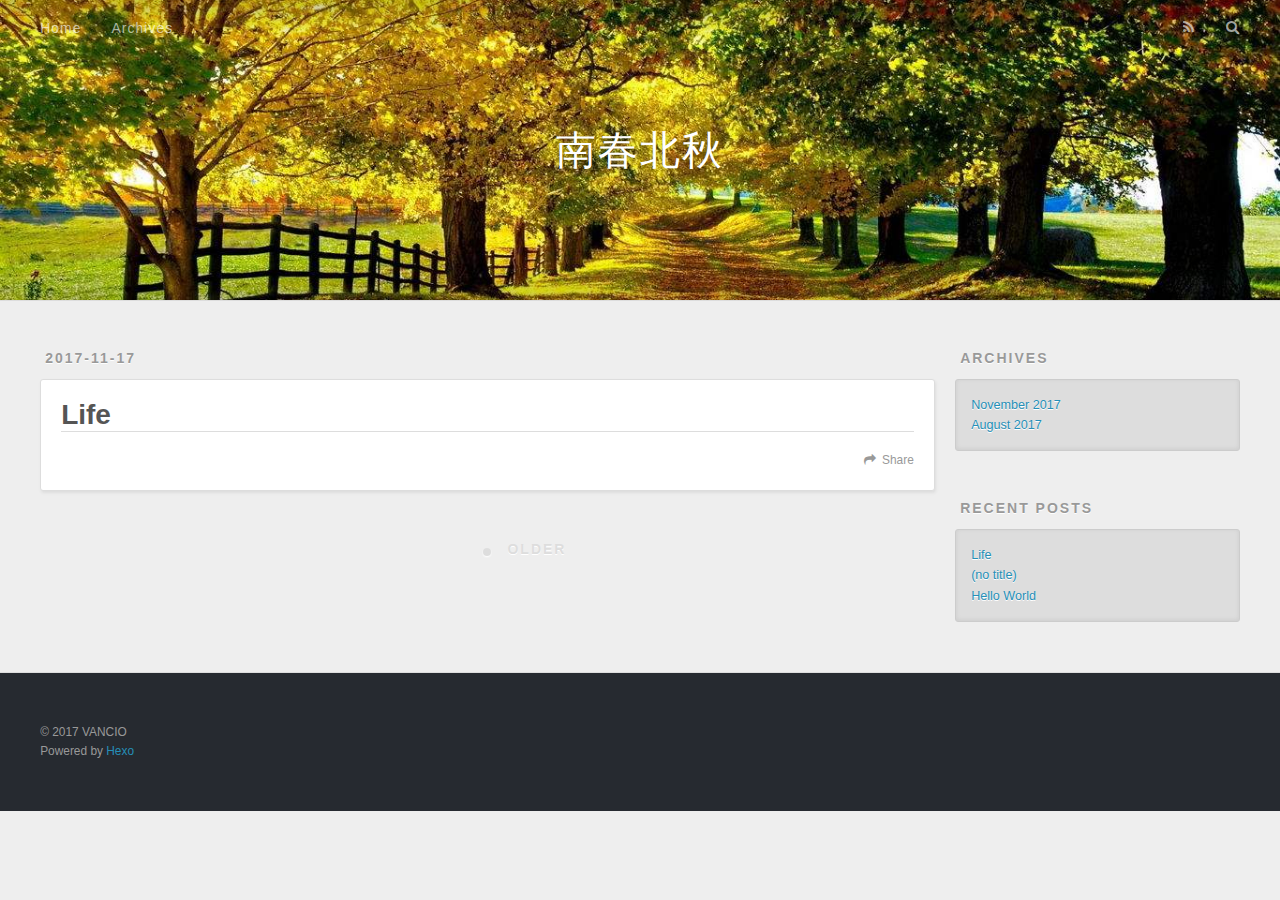
<file: 2017/11/17/Life/index.html>
<!DOCTYPE html>
<html>
<head>
  <meta charset="utf-8">
  
  <title>Life | 南春北秋</title>
  <meta name="viewport" content="width=device-width, initial-scale=1, maximum-scale=1">
  <meta property="og:type" content="article">
<meta property="og:title" content="Life">
<meta property="og:url" content="http://yourname.com/2017/11/17/Life/index.html">
<meta property="og:site_name" content="南春北秋">
<meta property="og:updated_time" content="2017-11-17T07:51:06.250Z">
<meta name="twitter:card" content="summary">
<meta name="twitter:title" content="Life">
  
    <link rel="alternate" href="/atom.xml" title="南春北秋" type="application/atom+xml">
  
  
    <link rel="icon" href="/favicon.png">
  
  
    <link href="//fonts.googleapis.com/css?family=Source+Code+Pro" rel="stylesheet" type="text/css">
  
  <link rel="stylesheet" href="/css/style.css">
  

</head>

<body>
  <div id="container">
    <div id="wrap">
      <header id="header">
  <div id="banner"></div>
  <div id="header-outer" class="outer">
    <div id="header-title" class="inner">
      <h1 id="logo-wrap">
        <a href="/" id="logo">南春北秋</a>
      </h1>
      
    </div>
    <div id="header-inner" class="inner">
      <nav id="main-nav">
        <a id="main-nav-toggle" class="nav-icon"></a>
        
          <a class="main-nav-link" href="/">Home</a>
        
          <a class="main-nav-link" href="/archives">Archives</a>
        
      </nav>
      <nav id="sub-nav">
        
          <a id="nav-rss-link" class="nav-icon" href="/atom.xml" title="RSS Feed"></a>
        
        <a id="nav-search-btn" class="nav-icon" title="Search"></a>
      </nav>
      <div id="search-form-wrap">
        <form action="//google.com/search" method="get" accept-charset="UTF-8" class="search-form"><input type="search" name="q" class="search-form-input" placeholder="Search"><button type="submit" class="search-form-submit">&#xF002;</button><input type="hidden" name="sitesearch" value="http://yourname.com"></form>
      </div>
    </div>
  </div>
</header>
      <div class="outer">
        <section id="main"><article id="post-Life" class="article article-type-post" itemscope itemprop="blogPost">
  <div class="article-meta">
    <a href="/2017/11/17/Life/" class="article-date">
  <time datetime="2017-11-17T07:49:53.000Z" itemprop="datePublished">2017-11-17</time>
</a>
    
  </div>
  <div class="article-inner">
    
    
      <header class="article-header">
        
  
    <h1 class="article-title" itemprop="name">
      Life
    </h1>
  

      </header>
    
    <div class="article-entry" itemprop="articleBody">
      
        
      
    </div>
    <footer class="article-footer">
      <a data-url="http://yourname.com/2017/11/17/Life/" data-id="cja3q07x00001nkm7rys4wyiq" class="article-share-link">Share</a>
      
      
    </footer>
  </div>
  
    
<nav id="article-nav">
  
  
    <a href="/2017/08/19/我的第一篇HEXO博客/" id="article-nav-older" class="article-nav-link-wrap">
      <strong class="article-nav-caption">Older</strong>
      <div class="article-nav-title"></div>
    </a>
  
</nav>

  
</article>

</section>
        
          <aside id="sidebar">
  
    

  
    

  
    
  
    
  <div class="widget-wrap">
    <h3 class="widget-title">Archives</h3>
    <div class="widget">
      <ul class="archive-list"><li class="archive-list-item"><a class="archive-list-link" href="/archives/2017/11/">November 2017</a></li><li class="archive-list-item"><a class="archive-list-link" href="/archives/2017/08/">August 2017</a></li></ul>
    </div>
  </div>


  
    
  <div class="widget-wrap">
    <h3 class="widget-title">Recent Posts</h3>
    <div class="widget">
      <ul>
        
          <li>
            <a href="/2017/11/17/Life/">Life</a>
          </li>
        
          <li>
            <a href="/2017/08/19/我的第一篇HEXO博客/">(no title)</a>
          </li>
        
          <li>
            <a href="/2017/08/18/hello-world/">Hello World</a>
          </li>
        
      </ul>
    </div>
  </div>

  
</aside>
        
      </div>
      <footer id="footer">
  
  <div class="outer">
    <div id="footer-info" class="inner">
      &copy; 2017 VANCIO<br>
      Powered by <a href="http://hexo.io/" target="_blank">Hexo</a>
    </div>
  </div>
</footer>
    </div>
    <nav id="mobile-nav">
  
    <a href="/" class="mobile-nav-link">Home</a>
  
    <a href="/archives" class="mobile-nav-link">Archives</a>
  
</nav>
    

<script src="//ajax.googleapis.com/ajax/libs/jquery/2.0.3/jquery.min.js"></script>


  <link rel="stylesheet" href="/fancybox/jquery.fancybox.css">
  <script src="/fancybox/jquery.fancybox.pack.js"></script>


<script src="/js/script.js"></script>

  </div>
</body>
</html>
</file>
<file: css/style.css>
body {
  width: 100%;
}
body:before,
body:after {
  content: "";
  display: table;
}
body:after {
  clear: both;
}
html,
body,
div,
span,
applet,
object,
iframe,
h1,
h2,
h3,
h4,
h5,
h6,
p,
blockquote,
pre,
a,
abbr,
acronym,
address,
big,
cite,
code,
del,
dfn,
em,
img,
ins,
kbd,
q,
s,
samp,
small,
strike,
strong,
sub,
sup,
tt,
var,
dl,
dt,
dd,
ol,
ul,
li,
fieldset,
form,
label,
legend,
table,
caption,
tbody,
tfoot,
thead,
tr,
th,
td {
  margin: 0;
  padding: 0;
  border: 0;
  outline: 0;
  font-weight: inherit;
  font-style: inherit;
  font-family: inherit;
  font-size: 100%;
  vertical-align: baseline;
}
body {
  line-height: 1;
  color: #000;
  background: #fff;
}
ol,
ul {
  list-style: none;
}
table {
  border-collapse: separate;
  border-spacing: 0;
  vertical-align: middle;
}
caption,
th,
td {
  text-align: left;
  font-weight: normal;
  vertical-align: middle;
}
a img {
  border: none;
}
input,
button {
  margin: 0;
  padding: 0;
}
input::-moz-focus-inner,
button::-moz-focus-inner {
  border: 0;
  padding: 0;
}
@font-face {
  font-family: FontAwesome;
  font-style: normal;
  font-weight: normal;
  src: url("fonts/fontawesome-webfont.eot?v=#4.0.3");
  src: url("fonts/fontawesome-webfont.eot?#iefix&v=#4.0.3") format("embedded-opentype"), url("fonts/fontawesome-webfont.woff?v=#4.0.3") format("woff"), url("fonts/fontawesome-webfont.ttf?v=#4.0.3") format("truetype"), url("fonts/fontawesome-webfont.svg#fontawesomeregular?v=#4.0.3") format("svg");
}
html,
body,
#container {
  height: 100%;
}
body {
  background: #eee;
  font: 14px "Helvetica Neue", Helvetica, Arial, sans-serif;
  -webkit-text-size-adjust: 100%;
}
.outer {
  max-width: 1220px;
  margin: 0 auto;
  padding: 0 20px;
}
.outer:before,
.outer:after {
  content: "";
  display: table;
}
.outer:after {
  clear: both;
}
.inner {
  display: inline;
  float: left;
  width: 98.33333333333333%;
  margin: 0 0.833333333333333%;
}
.left,
.alignleft {
  float: left;
}
.right,
.alignright {
  float: right;
}
.clear {
  clear: both;
}
#container {
  position: relative;
}
.mobile-nav-on {
  overflow: hidden;
}
#wrap {
  height: 100%;
  width: 100%;
  position: absolute;
  top: 0;
  left: 0;
  -webkit-transition: 0.2s ease-out;
  -moz-transition: 0.2s ease-out;
  -ms-transition: 0.2s ease-out;
  transition: 0.2s ease-out;
  z-index: 1;
  background: #eee;
}
.mobile-nav-on #wrap {
  left: 280px;
}
@media screen and (min-width: 768px) {
  #main {
    display: inline;
    float: left;
    width: 73.33333333333333%;
    margin: 0 0.833333333333333%;
  }
}
.article-date,
.article-category-link,
.archive-year,
.widget-title {
  text-decoration: none;
  text-transform: uppercase;
  letter-spacing: 2px;
  color: #999;
  margin-bottom: 1em;
  margin-left: 5px;
  line-height: 1em;
  text-shadow: 0 1px #fff;
  font-weight: bold;
}
.article-inner,
.archive-article-inner {
  background: #fff;
  -webkit-box-shadow: 1px 2px 3px #ddd;
  box-shadow: 1px 2px 3px #ddd;
  border: 1px solid #ddd;
  border-radius: 3px;
}
.article-entry h1,
.widget h1 {
  font-size: 2em;
}
.article-entry h2,
.widget h2 {
  font-size: 1.5em;
}
.article-entry h3,
.widget h3 {
  font-size: 1.3em;
}
.article-entry h4,
.widget h4 {
  font-size: 1.2em;
}
.article-entry h5,
.widget h5 {
  font-size: 1em;
}
.article-entry h6,
.widget h6 {
  font-size: 1em;
  color: #999;
}
.article-entry hr,
.widget hr {
  border: 1px dashed #ddd;
}
.article-entry strong,
.widget strong {
  font-weight: bold;
}
.article-entry em,
.widget em,
.article-entry cite,
.widget cite {
  font-style: italic;
}
.article-entry sup,
.widget sup,
.article-entry sub,
.widget sub {
  font-size: 0.75em;
  line-height: 0;
  position: relative;
  vertical-align: baseline;
}
.article-entry sup,
.widget sup {
  top: -0.5em;
}
.article-entry sub,
.widget sub {
  bottom: -0.2em;
}
.article-entry small,
.widget small {
  font-size: 0.85em;
}
.article-entry acronym,
.widget acronym,
.article-entry abbr,
.widget abbr {
  border-bottom: 1px dotted;
}
.article-entry ul,
.widget ul,
.article-entry ol,
.widget ol,
.article-entry dl,
.widget dl {
  margin: 0 20px;
  line-height: 1.6em;
}
.article-entry ul ul,
.widget ul ul,
.article-entry ol ul,
.widget ol ul,
.article-entry ul ol,
.widget ul ol,
.article-entry ol ol,
.widget ol ol {
  margin-top: 0;
  margin-bottom: 0;
}
.article-entry ul,
.widget ul {
  list-style: disc;
}
.article-entry ol,
.widget ol {
  list-style: decimal;
}
.article-entry dt,
.widget dt {
  font-weight: bold;
}
#header {
  height: 300px;
  position: relative;
  border-bottom: 1px solid #ddd;
}
#header:before,
#header:after {
  content: "";
  position: absolute;
  left: 0;
  right: 0;
  height: 40px;
}
#header:before {
  top: 0;
  background: -webkit-linear-gradient(rgba(0,0,0,0.2), transparent);
  background: -moz-linear-gradient(rgba(0,0,0,0.2), transparent);
  background: -ms-linear-gradient(rgba(0,0,0,0.2), transparent);
  background: linear-gradient(rgba(0,0,0,0.2), transparent);
}
#header:after {
  bottom: 0;
  background: -webkit-linear-gradient(transparent, rgba(0,0,0,0.2));
  background: -moz-linear-gradient(transparent, rgba(0,0,0,0.2));
  background: -ms-linear-gradient(transparent, rgba(0,0,0,0.2));
  background: linear-gradient(transparent, rgba(0,0,0,0.2));
}
#header-outer {
  height: 100%;
  position: relative;
}
#header-inner {
  position: relative;
  overflow: hidden;
}
#banner {
  position: absolute;
  top: 0;
  left: 0;
  width: 100%;
  height: 100%;
  background: url("images/banner.jpg") center #000;
  -webkit-background-size: cover;
  -moz-background-size: cover;
  background-size: cover;
  z-index: -1;
}
#header-title {
  text-align: center;
  height: 40px;
  position: absolute;
  top: 50%;
  left: 0;
  margin-top: -20px;
}
#logo,
#subtitle {
  text-decoration: none;
  color: #fff;
  font-weight: 300;
  text-shadow: 0 1px 4px rgba(0,0,0,0.3);
}
#logo {
  font-size: 40px;
  line-height: 40px;
  letter-spacing: 2px;
}
#subtitle {
  font-size: 16px;
  line-height: 16px;
  letter-spacing: 1px;
}
#subtitle-wrap {
  margin-top: 16px;
}
#main-nav {
  float: left;
  margin-left: -15px;
}
.nav-icon,
.main-nav-link {
  float: left;
  color: #fff;
  opacity: 0.6;
  text-decoration: none;
  text-shadow: 0 1px rgba(0,0,0,0.2);
  -webkit-transition: opacity 0.2s;
  -moz-transition: opacity 0.2s;
  -ms-transition: opacity 0.2s;
  transition: opacity 0.2s;
  display: block;
  padding: 20px 15px;
}
.nav-icon:hover,
.main-nav-link:hover {
  opacity: 1;
}
.nav-icon {
  font-family: FontAwesome;
  text-align: center;
  font-size: 14px;
  width: 14px;
  height: 14px;
  padding: 20px 15px;
  position: relative;
  cursor: pointer;
}
.main-nav-link {
  font-weight: 300;
  letter-spacing: 1px;
}
@media screen and (max-width: 479px) {
  .main-nav-link {
    display: none;
  }
}
#main-nav-toggle {
  display: none;
}
#main-nav-toggle:before {
  content: "\f0c9";
}
@media screen and (max-width: 479px) {
  #main-nav-toggle {
    display: block;
  }
}
#sub-nav {
  float: right;
  margin-right: -15px;
}
#nav-rss-link:before {
  content: "\f09e";
}
#nav-search-btn:before {
  content: "\f002";
}
#search-form-wrap {
  position: absolute;
  top: 15px;
  width: 150px;
  height: 30px;
  right: -150px;
  opacity: 0;
  -webkit-transition: 0.2s ease-out;
  -moz-transition: 0.2s ease-out;
  -ms-transition: 0.2s ease-out;
  transition: 0.2s ease-out;
}
#search-form-wrap.on {
  opacity: 1;
  right: 0;
}
@media screen and (max-width: 479px) {
  #search-form-wrap {
    width: 100%;
    right: -100%;
  }
}
.search-form {
  position: absolute;
  top: 0;
  left: 0;
  right: 0;
  background: #fff;
  padding: 5px 15px;
  border-radius: 15px;
  -webkit-box-shadow: 0 0 10px rgba(0,0,0,0.3);
  box-shadow: 0 0 10px rgba(0,0,0,0.3);
}
.search-form-input {
  border: none;
  background: none;
  color: #555;
  width: 100%;
  font: 13px "Helvetica Neue", Helvetica, Arial, sans-serif;
  outline: none;
}
.search-form-input::-webkit-search-results-decoration,
.search-form-input::-webkit-search-cancel-button {
  -webkit-appearance: none;
}
.search-form-submit {
  position: absolute;
  top: 50%;
  right: 10px;
  margin-top: -7px;
  font: 13px FontAwesome;
  border: none;
  background: none;
  color: #bbb;
  cursor: pointer;
}
.search-form-submit:hover,
.search-form-submit:focus {
  color: #777;
}
.article {
  margin: 50px 0;
}
.article-inner {
  overflow: hidden;
}
.article-meta:before,
.article-meta:after {
  content: "";
  display: table;
}
.article-meta:after {
  clear: both;
}
.article-date {
  float: left;
}
.article-category {
  float: left;
  line-height: 1em;
  color: #ccc;
  text-shadow: 0 1px #fff;
  margin-left: 8px;
}
.article-category:before {
  content: "\2022";
}
.article-category-link {
  margin: 0 12px 1em;
}
.article-header {
  padding: 20px 20px 0;
}
.article-title {
  text-decoration: none;
  font-size: 2em;
  font-weight: bold;
  color: #555;
  line-height: 1.1em;
  -webkit-transition: color 0.2s;
  -moz-transition: color 0.2s;
  -ms-transition: color 0.2s;
  transition: color 0.2s;
}
a.article-title:hover {
  color: #258fb8;
}
.article-entry {
  color: #555;
  padding: 0 20px;
}
.article-entry:before,
.article-entry:after {
  content: "";
  display: table;
}
.article-entry:after {
  clear: both;
}
.article-entry p,
.article-entry table {
  line-height: 1.6em;
  margin: 1.6em 0;
}
.article-entry h1,
.article-entry h2,
.article-entry h3,
.article-entry h4,
.article-entry h5,
.article-entry h6 {
  font-weight: bold;
}
.article-entry h1,
.article-entry h2,
.article-entry h3,
.article-entry h4,
.article-entry h5,
.article-entry h6 {
  line-height: 1.1em;
  margin: 1.1em 0;
}
.article-entry a {
  color: #258fb8;
  text-decoration: none;
}
.article-entry a:hover {
  text-decoration: underline;
}
.article-entry ul,
.article-entry ol,
.article-entry dl {
  margin-top: 1.6em;
  margin-bottom: 1.6em;
}
.article-entry img,
.article-entry video {
  max-width: 100%;
  height: auto;
  display: block;
  margin: auto;
}
.article-entry iframe {
  border: none;
}
.article-entry table {
  width: 100%;
  border-collapse: collapse;
  border-spacing: 0;
}
.article-entry th {
  font-weight: bold;
  border-bottom: 3px solid #ddd;
  padding-bottom: 0.5em;
}
.article-entry td {
  border-bottom: 1px solid #ddd;
  padding: 10px 0;
}
.article-entry blockquote {
  font-family: Georgia, "Times New Roman", serif;
  font-size: 1.4em;
  margin: 1.6em 20px;
  text-align: center;
}
.article-entry blockquote footer {
  font-size: 14px;
  margin: 1.6em 0;
  font-family: "Helvetica Neue", Helvetica, Arial, sans-serif;
}
.article-entry blockquote footer cite:before {
  content: "—";
  padding: 0 0.5em;
}
.article-entry .pullquote {
  text-align: left;
  width: 45%;
  margin: 0;
}
.article-entry .pullquote.left {
  margin-left: 0.5em;
  margin-right: 1em;
}
.article-entry .pullquote.right {
  margin-right: 0.5em;
  margin-left: 1em;
}
.article-entry .caption {
  color: #999;
  display: block;
  font-size: 0.9em;
  margin-top: 0.5em;
  position: relative;
  text-align: center;
}
.article-entry .video-container {
  position: relative;
  padding-top: 56.25%;
  height: 0;
  overflow: hidden;
}
.article-entry .video-container iframe,
.article-entry .video-container object,
.article-entry .video-container embed {
  position: absolute;
  top: 0;
  left: 0;
  width: 100%;
  height: 100%;
  margin-top: 0;
}
.article-more-link a {
  display: inline-block;
  line-height: 1em;
  padding: 6px 15px;
  border-radius: 15px;
  background: #eee;
  color: #999;
  text-shadow: 0 1px #fff;
  text-decoration: none;
}
.article-more-link a:hover {
  background: #258fb8;
  color: #fff;
  text-decoration: none;
  text-shadow: 0 1px #1e7293;
}
.article-footer {
  font-size: 0.85em;
  line-height: 1.6em;
  border-top: 1px solid #ddd;
  padding-top: 1.6em;
  margin: 0 20px 20px;
}
.article-footer:before,
.article-footer:after {
  content: "";
  display: table;
}
.article-footer:after {
  clear: both;
}
.article-footer a {
  color: #999;
  text-decoration: none;
}
.article-footer a:hover {
  color: #555;
}
.article-tag-list-item {
  float: left;
  margin-right: 10px;
}
.article-tag-list-link:before {
  content: "#";
}
.article-comment-link {
  float: right;
}
.article-comment-link:before {
  content: "\f075";
  font-family: FontAwesome;
  padding-right: 8px;
}
.article-share-link {
  cursor: pointer;
  float: right;
  margin-left: 20px;
}
.article-share-link:before {
  content: "\f064";
  font-family: FontAwesome;
  padding-right: 6px;
}
#article-nav {
  position: relative;
}
#article-nav:before,
#article-nav:after {
  content: "";
  display: table;
}
#article-nav:after {
  clear: both;
}
@media screen and (min-width: 768px) {
  #article-nav {
    margin: 50px 0;
  }
  #article-nav:before {
    width: 8px;
    height: 8px;
    position: absolute;
    top: 50%;
    left: 50%;
    margin-top: -4px;
    margin-left: -4px;
    content: "";
    border-radius: 50%;
    background: #ddd;
    -webkit-box-shadow: 0 1px 2px #fff;
    box-shadow: 0 1px 2px #fff;
  }
}
.article-nav-link-wrap {
  text-decoration: none;
  text-shadow: 0 1px #fff;
  color: #999;
  -webkit-box-sizing: border-box;
  -moz-box-sizing: border-box;
  box-sizing: border-box;
  margin-top: 50px;
  text-align: center;
  display: block;
}
.article-nav-link-wrap:hover {
  color: #555;
}
@media screen and (min-width: 768px) {
  .article-nav-link-wrap {
    width: 50%;
    margin-top: 0;
  }
}
@media screen and (min-width: 768px) {
  #article-nav-newer {
    float: left;
    text-align: right;
    padding-right: 20px;
  }
}
@media screen and (min-width: 768px) {
  #article-nav-older {
    float: right;
    text-align: left;
    padding-left: 20px;
  }
}
.article-nav-caption {
  text-transform: uppercase;
  letter-spacing: 2px;
  color: #ddd;
  line-height: 1em;
  font-weight: bold;
}
#article-nav-newer .article-nav-caption {
  margin-right: -2px;
}
.article-nav-title {
  font-size: 0.85em;
  line-height: 1.6em;
  margin-top: 0.5em;
}
.article-share-box {
  position: absolute;
  display: none;
  background: #fff;
  -webkit-box-shadow: 1px 2px 10px rgba(0,0,0,0.2);
  box-shadow: 1px 2px 10px rgba(0,0,0,0.2);
  border-radius: 3px;
  margin-left: -145px;
  overflow: hidden;
  z-index: 1;
}
.article-share-box.on {
  display: block;
}
.article-share-input {
  width: 100%;
  background: none;
  -webkit-box-sizing: border-box;
  -moz-box-sizing: border-box;
  box-sizing: border-box;
  font: 14px "Helvetica Neue", Helvetica, Arial, sans-serif;
  padding: 0 15px;
  color: #555;
  outline: none;
  border: 1px solid #ddd;
  border-radius: 3px 3px 0 0;
  height: 36px;
  line-height: 36px;
}
.article-share-links {
  background: #eee;
}
.article-share-links:before,
.article-share-links:after {
  content: "";
  display: table;
}
.article-share-links:after {
  clear: both;
}
.article-share-twitter,
.article-share-facebook,
.article-share-pinterest,
.article-share-google {
  width: 50px;
  height: 36px;
  display: block;
  float: left;
  position: relative;
  color: #999;
  text-shadow: 0 1px #fff;
}
.article-share-twitter:before,
.article-share-facebook:before,
.article-share-pinterest:before,
.article-share-google:before {
  font-size: 20px;
  font-family: FontAwesome;
  width: 20px;
  height: 20px;
  position: absolute;
  top: 50%;
  left: 50%;
  margin-top: -10px;
  margin-left: -10px;
  text-align: center;
}
.article-share-twitter:hover,
.article-share-facebook:hover,
.article-share-pinterest:hover,
.article-share-google:hover {
  color: #fff;
}
.article-share-twitter:before {
  content: "\f099";
}
.article-share-twitter:hover {
  background: #00aced;
  text-shadow: 0 1px #008abe;
}
.article-share-facebook:before {
  content: "\f09a";
}
.article-share-facebook:hover {
  background: #3b5998;
  text-shadow: 0 1px #2f477a;
}
.article-share-pinterest:before {
  content: "\f0d2";
}
.article-share-pinterest:hover {
  background: #cb2027;
  text-shadow: 0 1px #a21a1f;
}
.article-share-google:before {
  content: "\f0d5";
}
.article-share-google:hover {
  background: #dd4b39;
  text-shadow: 0 1px #be3221;
}
.article-gallery {
  background: #000;
  position: relative;
}
.article-gallery-photos {
  position: relative;
  overflow: hidden;
}
.article-gallery-img {
  display: none;
  max-width: 100%;
}
.article-gallery-img:first-child {
  display: block;
}
.article-gallery-img.loaded {
  position: absolute;
  display: block;
}
.article-gallery-img img {
  display: block;
  max-width: 100%;
  margin: 0 auto;
}
#comments {
  background: #fff;
  -webkit-box-shadow: 1px 2px 3px #ddd;
  box-shadow: 1px 2px 3px #ddd;
  padding: 20px;
  border: 1px solid #ddd;
  border-radius: 3px;
  margin: 50px 0;
}
#comments a {
  color: #258fb8;
}
.archives-wrap {
  margin: 50px 0;
}
.archives:before,
.archives:after {
  content: "";
  display: table;
}
.archives:after {
  clear: both;
}
.archive-year-wrap {
  margin-bottom: 1em;
}
.archives {
  -webkit-column-gap: 10px;
  -moz-column-gap: 10px;
  column-gap: 10px;
}
@media screen and (min-width: 480px) and (max-width: 767px) {
  .archives {
    -webkit-column-count: 2;
    -moz-column-count: 2;
    column-count: 2;
  }
}
@media screen and (min-width: 768px) {
  .archives {
    -webkit-column-count: 3;
    -moz-column-count: 3;
    column-count: 3;
  }
}
.archive-article {
  -webkit-column-break-inside: avoid;
  page-break-inside: avoid;
  overflow: hidden;
  break-inside: avoid-column;
}
.archive-article-inner {
  padding: 10px;
  margin-bottom: 15px;
}
.archive-article-title {
  text-decoration: none;
  font-weight: bold;
  color: #555;
  -webkit-transition: color 0.2s;
  -moz-transition: color 0.2s;
  -ms-transition: color 0.2s;
  transition: color 0.2s;
  line-height: 1.6em;
}
.archive-article-title:hover {
  color: #258fb8;
}
.archive-article-footer {
  margin-top: 1em;
}
.archive-article-date {
  color: #999;
  text-decoration: none;
  font-size: 0.85em;
  line-height: 1em;
  margin-bottom: 0.5em;
  display: block;
}
#page-nav {
  margin: 50px auto;
  background: #fff;
  -webkit-box-shadow: 1px 2px 3px #ddd;
  box-shadow: 1px 2px 3px #ddd;
  border: 1px solid #ddd;
  border-radius: 3px;
  text-align: center;
  color: #999;
  overflow: hidden;
}
#page-nav:before,
#page-nav:after {
  content: "";
  display: table;
}
#page-nav:after {
  clear: both;
}
#page-nav a,
#page-nav span {
  padding: 10px 20px;
  line-height: 1;
  height: 2ex;
}
#page-nav a {
  color: #999;
  text-decoration: none;
}
#page-nav a:hover {
  background: #999;
  color: #fff;
}
#page-nav .prev {
  float: left;
}
#page-nav .next {
  float: right;
}
#page-nav .page-number {
  display: inline-block;
}
@media screen and (max-width: 479px) {
  #page-nav .page-number {
    display: none;
  }
}
#page-nav .current {
  color: #555;
  font-weight: bold;
}
#page-nav .space {
  color: #ddd;
}
#footer {
  background: #262a30;
  padding: 50px 0;
  border-top: 1px solid #ddd;
  color: #999;
}
#footer a {
  color: #258fb8;
  text-decoration: none;
}
#footer a:hover {
  text-decoration: underline;
}
#footer-info {
  line-height: 1.6em;
  font-size: 0.85em;
}
.article-entry pre,
.article-entry .highlight {
  background: #2d2d2d;
  margin: 0 -20px;
  padding: 15px 20px;
  border-style: solid;
  border-color: #ddd;
  border-width: 1px 0;
  overflow: auto;
  color: #ccc;
  line-height: 22.400000000000002px;
}
.article-entry .highlight .gutter pre,
.article-entry .gist .gist-file .gist-data .line-numbers {
  color: #666;
  font-size: 0.85em;
}
.article-entry pre,
.article-entry code {
  font-family: "Source Code Pro", Consolas, Monaco, Menlo, Consolas, monospace;
}
.article-entry code {
  background: #eee;
  text-shadow: 0 1px #fff;
  padding: 0 0.3em;
}
.article-entry pre code {
  background: none;
  text-shadow: none;
  padding: 0;
}
.article-entry .highlight pre {
  border: none;
  margin: 0;
  padding: 0;
}
.article-entry .highlight table {
  margin: 0;
  width: auto;
}
.article-entry .highlight td {
  border: none;
  padding: 0;
}
.article-entry .highlight figcaption {
  font-size: 0.85em;
  color: #999;
  line-height: 1em;
  margin-bottom: 1em;
}
.article-entry .highlight figcaption:before,
.article-entry .highlight figcaption:after {
  content: "";
  display: table;
}
.article-entry .highlight figcaption:after {
  clear: both;
}
.article-entry .highlight figcaption a {
  float: right;
}
.article-entry .highlight .gutter pre {
  text-align: right;
  padding-right: 20px;
}
.article-entry .highlight .line {
  height: 22.400000000000002px;
}
.article-entry .highlight .line.marked {
  background: #515151;
}
.article-entry .gist {
  margin: 0 -20px;
  border-style: solid;
  border-color: #ddd;
  border-width: 1px 0;
  background: #2d2d2d;
  padding: 15px 20px 15px 0;
}
.article-entry .gist .gist-file {
  border: none;
  font-family: "Source Code Pro", Consolas, Monaco, Menlo, Consolas, monospace;
  margin: 0;
}
.article-entry .gist .gist-file .gist-data {
  background: none;
  border: none;
}
.article-entry .gist .gist-file .gist-data .line-numbers {
  background: none;
  border: none;
  padding: 0 20px 0 0;
}
.article-entry .gist .gist-file .gist-data .line-data {
  padding: 0 !important;
}
.article-entry .gist .gist-file .highlight {
  margin: 0;
  padding: 0;
  border: none;
}
.article-entry .gist .gist-file .gist-meta {
  background: #2d2d2d;
  color: #999;
  font: 0.85em "Helvetica Neue", Helvetica, Arial, sans-serif;
  text-shadow: 0 0;
  padding: 0;
  margin-top: 1em;
  margin-left: 20px;
}
.article-entry .gist .gist-file .gist-meta a {
  color: #258fb8;
  font-weight: normal;
}
.article-entry .gist .gist-file .gist-meta a:hover {
  text-decoration: underline;
}
pre .comment,
pre .title {
  color: #999;
}
pre .variable,
pre .attribute,
pre .tag,
pre .regexp,
pre .ruby .constant,
pre .xml .tag .title,
pre .xml .pi,
pre .xml .doctype,
pre .html .doctype,
pre .css .id,
pre .css .class,
pre .css .pseudo {
  color: #f2777a;
}
pre .number,
pre .preprocessor,
pre .built_in,
pre .literal,
pre .params,
pre .constant {
  color: #f99157;
}
pre .class,
pre .ruby .class .title,
pre .css .rules .attribute {
  color: #9c9;
}
pre .string,
pre .value,
pre .inheritance,
pre .header,
pre .ruby .symbol,
pre .xml .cdata {
  color: #9c9;
}
pre .css .hexcolor {
  color: #6cc;
}
pre .function,
pre .python .decorator,
pre .python .title,
pre .ruby .function .title,
pre .ruby .title .keyword,
pre .perl .sub,
pre .javascript .title,
pre .coffeescript .title {
  color: #69c;
}
pre .keyword,
pre .javascript .function {
  color: #c9c;
}
@media screen and (max-width: 479px) {
  #mobile-nav {
    position: absolute;
    top: 0;
    left: 0;
    width: 280px;
    height: 100%;
    background: #191919;
    border-right: 1px solid #fff;
  }
}
@media screen and (max-width: 479px) {
  .mobile-nav-link {
    display: block;
    color: #999;
    text-decoration: none;
    padding: 15px 20px;
    font-weight: bold;
  }
  .mobile-nav-link:hover {
    color: #fff;
  }
}
@media screen and (min-width: 768px) {
  #sidebar {
    display: inline;
    float: left;
    width: 23.333333333333332%;
    margin: 0 0.833333333333333%;
  }
}
.widget-wrap {
  margin: 50px 0;
}
.widget {
  color: #777;
  text-shadow: 0 1px #fff;
  background: #ddd;
  -webkit-box-shadow: 0 -1px 4px #ccc inset;
  box-shadow: 0 -1px 4px #ccc inset;
  border: 1px solid #ccc;
  padding: 15px;
  border-radius: 3px;
}
.widget a {
  color: #258fb8;
  text-decoration: none;
}
.widget a:hover {
  text-decoration: underline;
}
.widget ul ul,
.widget ol ul,
.widget dl ul,
.widget ul ol,
.widget ol ol,
.widget dl ol,
.widget ul dl,
.widget ol dl,
.widget dl dl {
  margin-left: 15px;
  list-style: disc;
}
.widget {
  line-height: 1.6em;
  word-wrap: break-word;
  font-size: 0.9em;
}
.widget ul,
.widget ol {
  list-style: none;
  margin: 0;
}
.widget ul ul,
.widget ol ul,
.widget ul ol,
.widget ol ol {
  margin: 0 20px;
}
.widget ul ul,
.widget ol ul {
  list-style: disc;
}
.widget ul ol,
.widget ol ol {
  list-style: decimal;
}
.category-list-count,
.tag-list-count,
.archive-list-count {
  padding-left: 5px;
  color: #999;
  font-size: 0.85em;
}
.category-list-count:before,
.tag-list-count:before,
.archive-list-count:before {
  content: "(";
}
.category-list-count:after,
.tag-list-count:after,
.archive-list-count:after {
  content: ")";
}
.tagcloud a {
  margin-right: 5px;
  display: inline-block;
}
</file>
